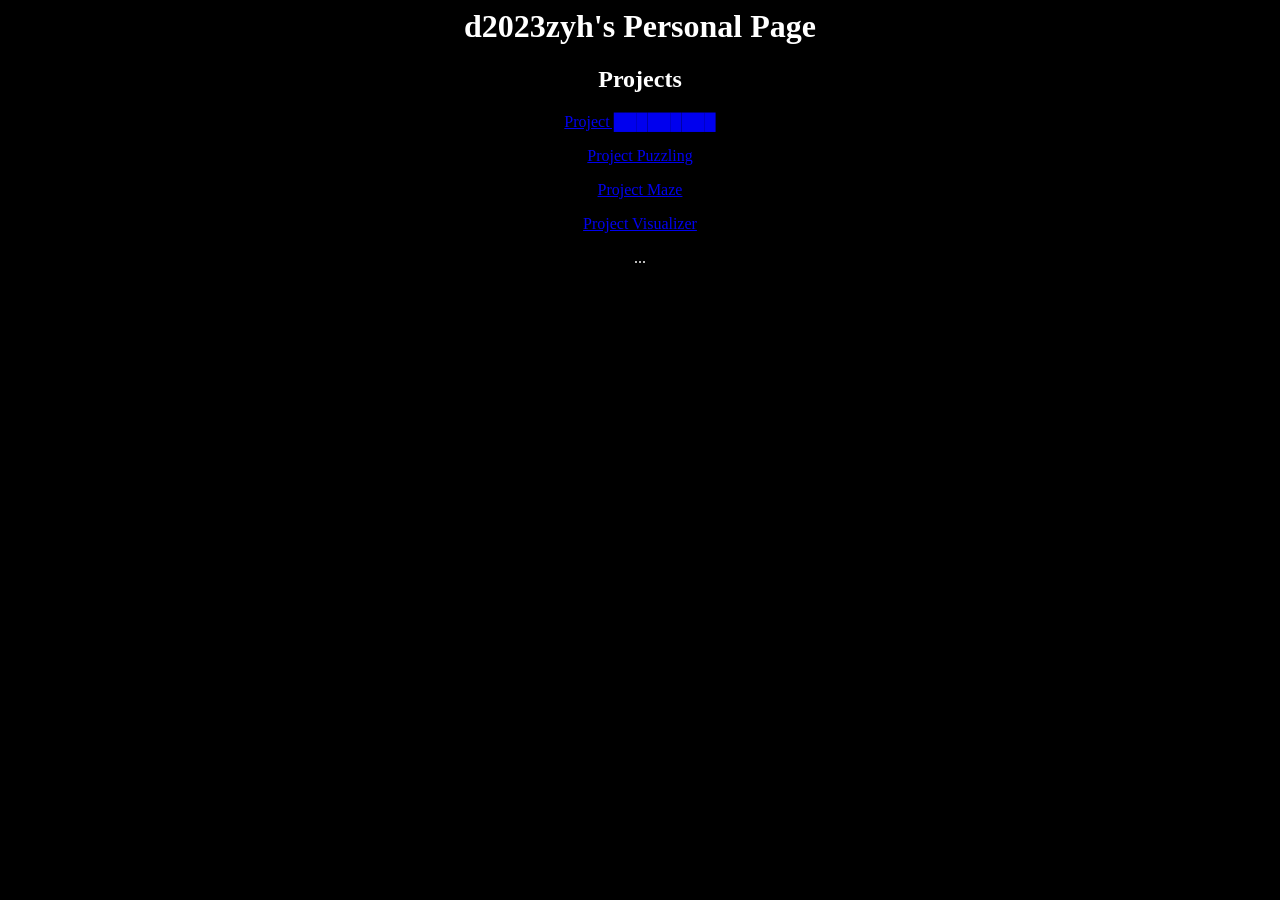
<file: index.html>
<html>
	<head>
		<title>Personal Page</title>
		<link rel="stylesheet" href="style.css" />
	</head>
	<body>
		<h1>d2023zyh's Personal Page</h1>
		<h2>Projects</h2>
		<p><a href="project_rmdr/index.html">Project █████████</a></p>
		<p><a href="project_puzz/index.html">Project Puzzling</a></p>
		<p><a href="project_maze/index.html">Project Maze</a></p>
		<p><a href="project_visu/index.html">Project Visualizer</a></p>
		<p>...</p>
		<p class="corner_bl">Are you searching for something?</p>
		<p class="corner_br">Here, ///</p>
	</body>
</html>
</file>
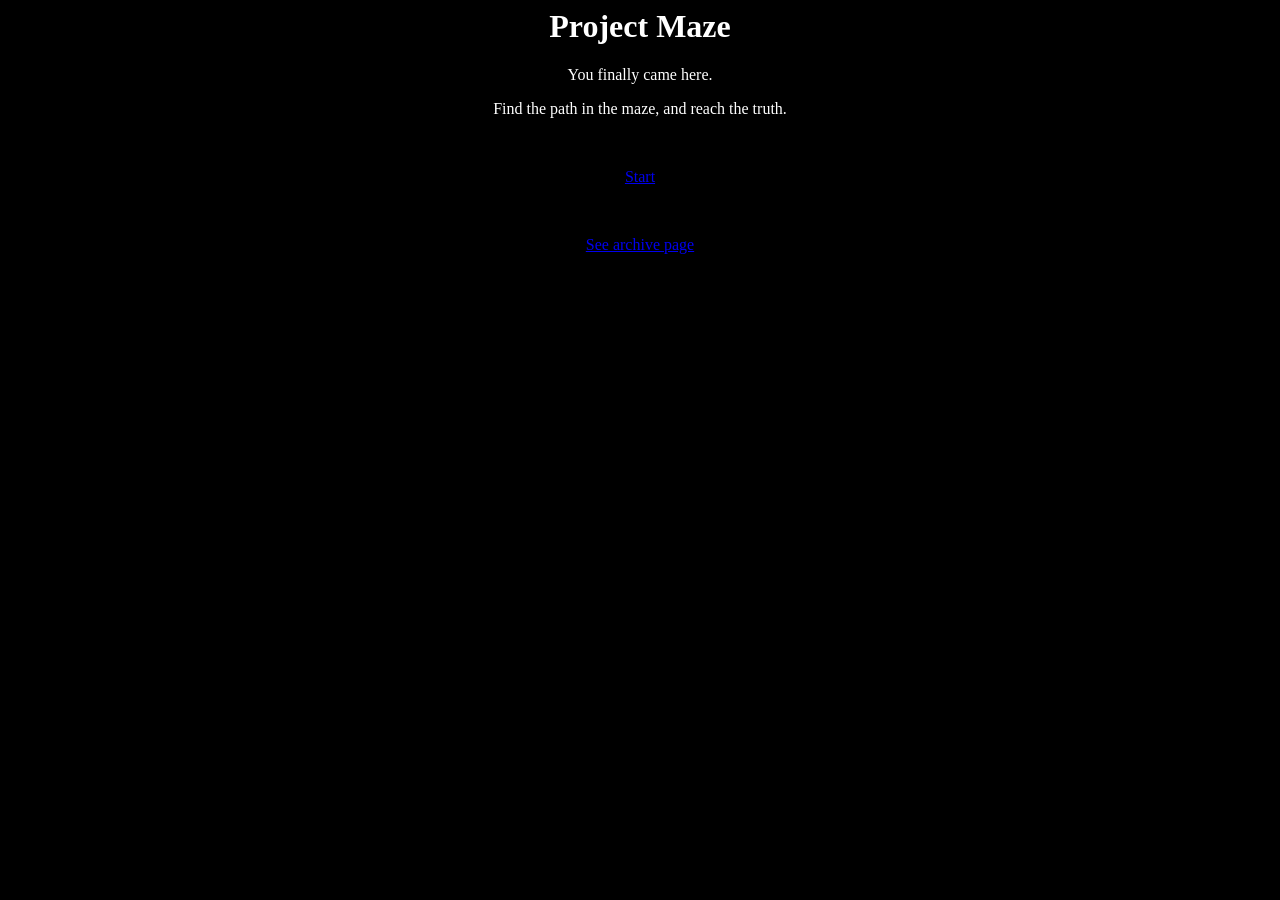
<file: project_maze/index.html>
<html>
	<head>
		<title>Project Maze - Home</title>
		<link rel="stylesheet" href="https://d2023zyh.github.io/style.css" />
	</head>
	<body>
		<h1>Project Maze</h1>
		<p>You finally came here.</p>
		<p>Find the path in the maze, and reach the truth.</p>
		<br />
		<p><a href="https://d2023zyh.github.io/project_maze/maze0.html">Start</a></p>
		<br />
		<p><a href="https://d2023zyh.github.io/project_maze/archive.html">See archive page</a></p>
	</body>
</html>
</file>
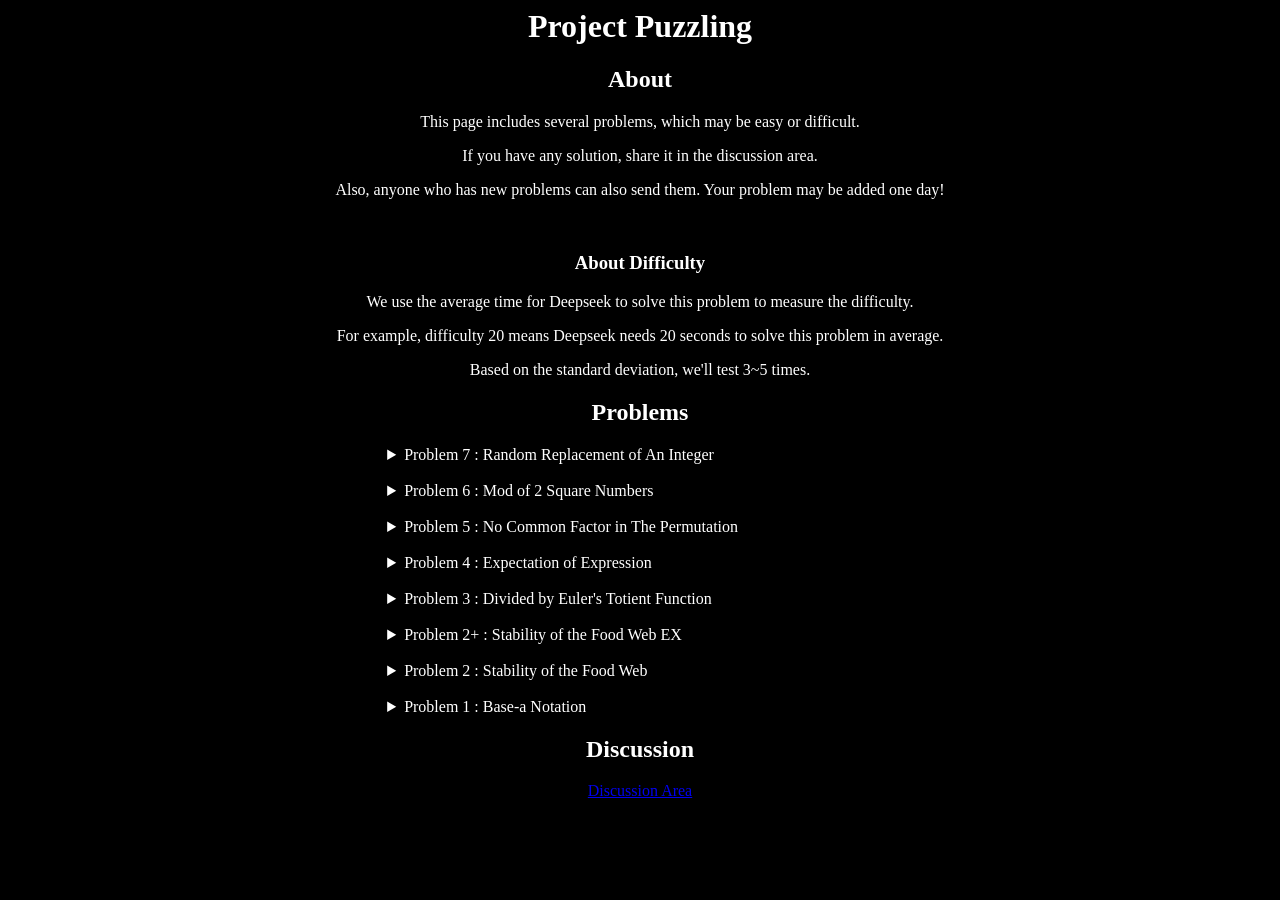
<file: project_puzz/index.html>
<html>
	<head>
		<title>Project Puzzling</title>
		<link rel="stylesheet" href="https://d2023zyh.github.io/style.css" />
		<link rel="stylesheet" href="https://d2023zyh.github.io/project_puzz/style_puzz.css" />
	</head>
	<body>
		<h1>Project Puzzling</h1>
		<h2>About</h2>
		<p>This page includes several problems, which may be easy or difficult.</p>
		<p>If you have any solution, share it in the discussion area.</p>
		<p>Also, anyone who has new problems can also send them. Your problem may be added one day!</p>
		<br />
		<h3>About Difficulty</h3>
		<p>We use the average time for Deepseek to solve this problem to measure the difficulty.</p>
		<p>For example, difficulty 20 means Deepseek needs 20 seconds to solve this problem in average.</p>
		<p>Based on the standard deviation, we'll test 3~5 times.</p>
		<h2>Problems</h2>
		<details class="prob">
			<summary>Problem 7 : Random Replacement of An Integer</summary>
			<p class="left"><a href="https://d2023zyh.github.io/project_puzz/assets/problem7.jpg">Click here to view this problem.</a></p>
			<p class="left">Currently, there's no known solutions.</p>
		</details>
		<br />
		<details class="prob">
			<p class="left">The difficulty of this problem is 61.25±10.69</p>
			<summary>Problem 6 : Mod of 2 Square Numbers</summary>
			<p class="left"><a href="https://d2023zyh.github.io/project_puzz/assets/problem6.jpg">Click here to view this problem.</a></p>
			<p class="left"><a href="https://chat.deepseek.com/share/1cpuwvl3788xut2kdl">Solution by Deepseek</a></p>
		</details>
		<br />
		<details class="prob">
			<p class="left">The difficulty of this problem is 80.50±2.12</p>
			<summary>Problem 5 : No Common Factor in The Permutation</summary>
			<p class="left"><a href="https://d2023zyh.github.io/project_puzz/assets/problem5.jpg">Click here to view this problem.</a></p>
			<p class="left"><a href="https://chat.deepseek.com/share/xn0ch0r1bkkads8ytf">Solution by Deepseek</a></p>
		</details>
		<br />
		<details class="prob">
			<p class="left">The difficulty of this problem is 37.67±4.51</p>
			<summary>Problem 4 : Expectation of Expression</summary>
			<p class="left"><a href="https://d2023zyh.github.io/project_puzz/assets/problem4.jpg">Click here to view this problem.</a></p>
			<p class="left"><a href="https://chat.deepseek.com/share/opkxu6h0n9bol834a7">Solution by Deepseek</a></p>
		</details>
		<br />
		<details class="prob">
			<p class="left">The difficulty of this problem is 18.67±2.52</p>
			<summary>Problem 3 : Divided by Euler's Totient Function</summary>
			<p class="left"><a href="https://d2023zyh.github.io/project_puzz/assets/problem3.jpg">Click here to view this problem.</a></p>
			<p class="left"><a href="https://chat.deepseek.com/share/nal9qsttcd8qf4opvc">Solution by Deepseek</a></p>
		</details>
		<br />
		<details class="prob">
			<summary>Problem 2+ : Stability of the Food Web EX</summary>
			<p class="left">p.s. Please check Problem 2 first.</p>
			<p class="left"><a href="https://d2023zyh.github.io/project_puzz/assets/problem2ex.jpg">Click here to view this problem.</a></p>
			<p class="left">Currently, there's no known solutions.</p>
		</details>
		<br />
		<details class="prob">
			<summary>Problem 2 : Stability of the Food Web</summary>
			<p class="left"><a href="https://d2023zyh.github.io/project_puzz/assets/problem2.jpg">Click here to view this problem.</a></p>
			<p class="left">Currently, there's no known solutions.</p>
		</details>
		<br />
		<details class="prob">
			<summary>Problem 1 : Base-a Notation</summary>
			<p class="left">The difficulty of this problem is 21.33±1.15</p>
			<p class="left"><a href="https://d2023zyh.github.io/project_puzz/assets/problem1.jpg">Click here to view this problem.</a></p>
			<p class="left"><a href="https://chat.deepseek.com/share/2koqz6ro4imod0xqqv">Solution by Deepseek</a></p>
		</details>
		<h2>Discussion</h2>
		<p><a href="https://github.com/d2023zyh/d2023zyh.github.io/discussions/2#discussion-10990376" target="blank">Discussion Area</a></p>
	</body>
</html>
</file>
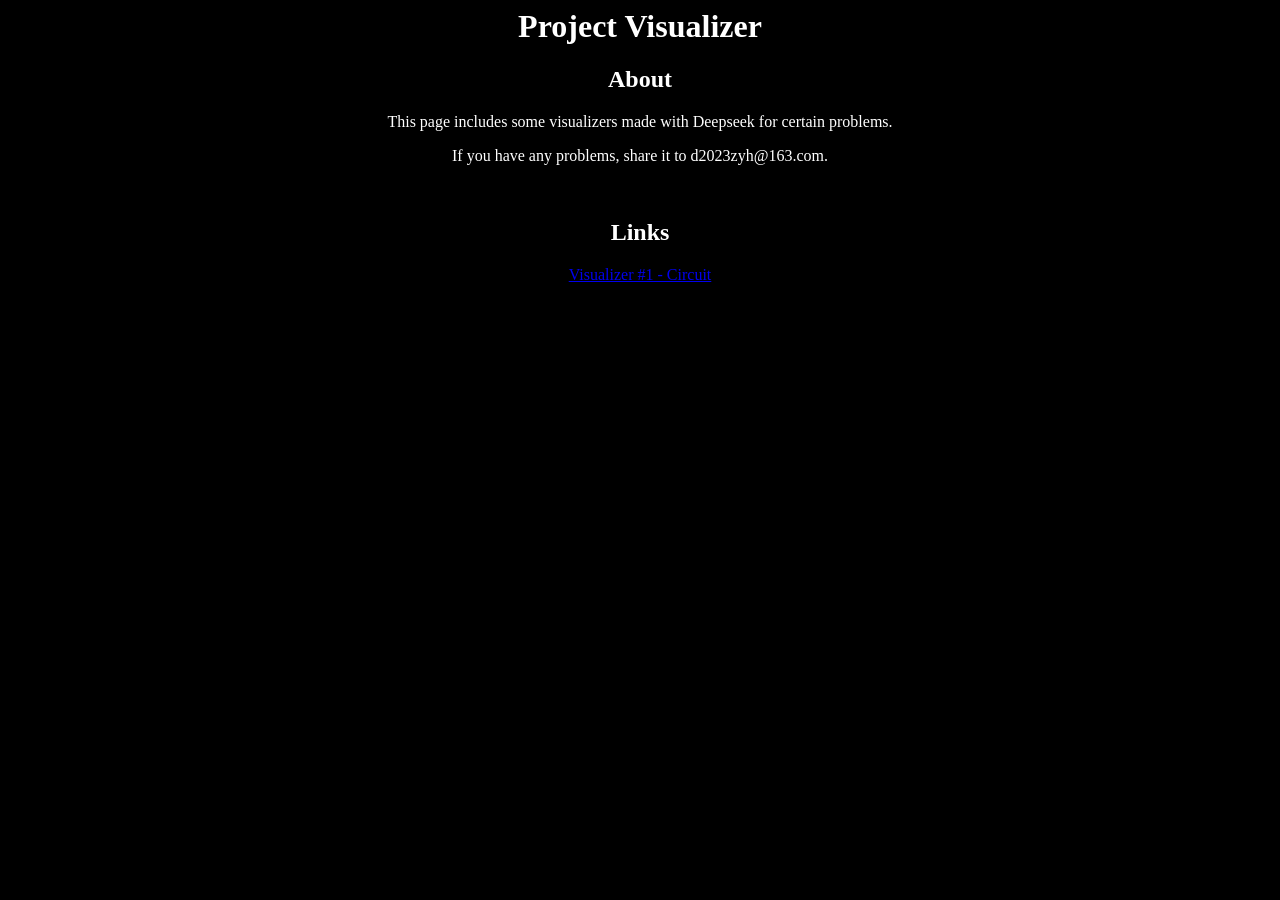
<file: project_visu/index.html>
<html>
	<head>
		<title>Project Visualizer</title>
		<link rel="stylesheet" href="https://d2023zyh.github.io/style.css" />
	</head>
	<body>
		<h1>Project Visualizer</h1>
		<h2>About</h2>
		<p>This page includes some visualizers made with Deepseek for certain problems.</p>
		<p>If you have any problems, share it to d2023zyh@163.com.</p>
		<br />
		<h2>Links</h2>
		<p class="left"><a href="https://d2023zyh.github.io/project_visu/visu_circuit.html">Visualizer #1 - Circuit</a></p>
	</body>
</html>
</file>
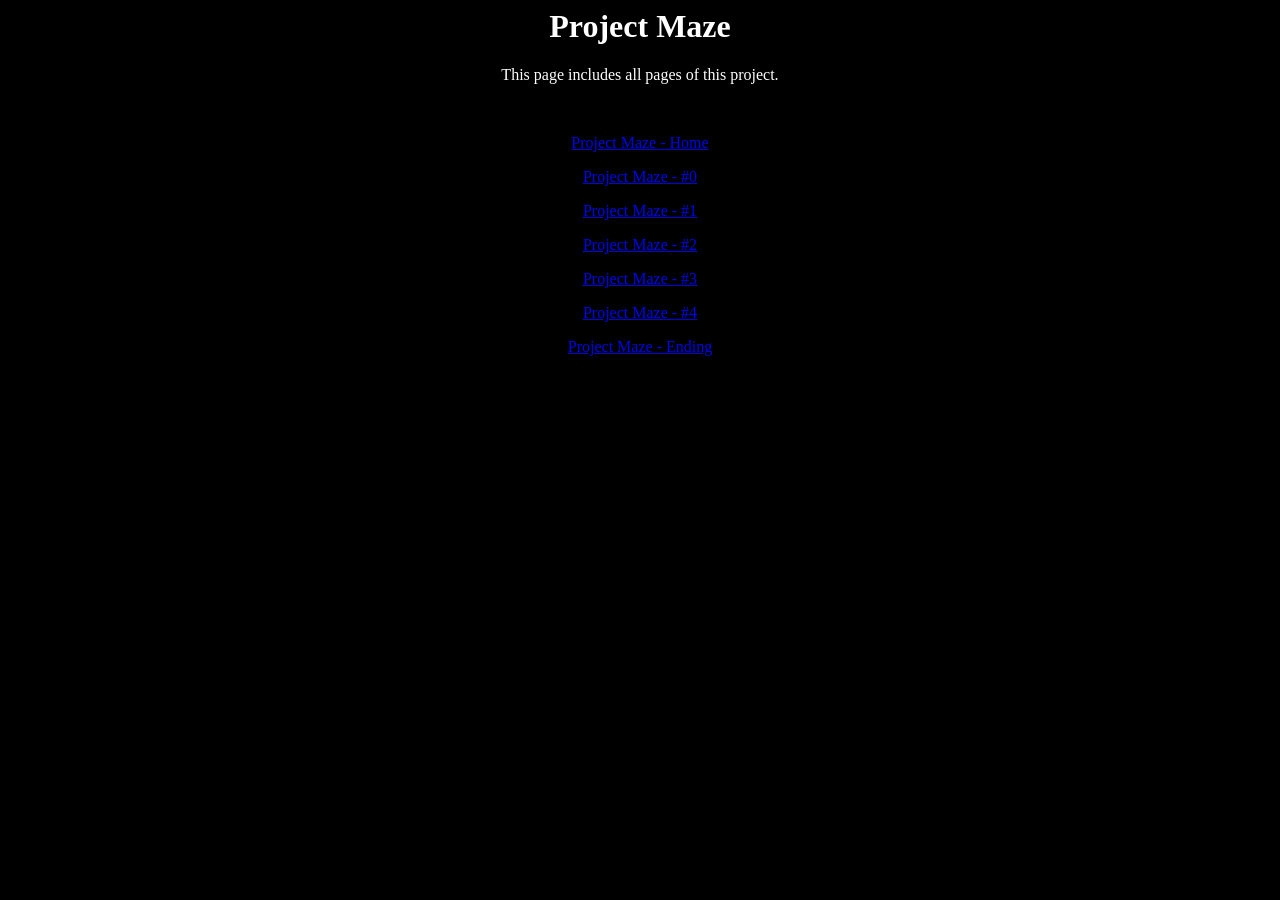
<file: project_maze/archive.html>
<html>
	<head>
		<title>Project Maze - Archive</title>
		<link rel="stylesheet" href="https://d2023zyh.github.io/style.css" />
	</head>
	<body>
		<h1>Project Maze</h1>
		<p>This page includes all pages of this project.</p>
		<br />
		<p><a href="https://d2023zyh.github.io/project_maze/index.html">Project Maze - Home</a></p>
		<p><a href="https://d2023zyh.github.io/project_maze/maze0.html">Project Maze - #0</a></p>
		<p><a href="https://d2023zyh.github.io/project_maze/maze1_r3d(2mpq~akyo.html">Project Maze - #1</a></p>
		<p><a href="https://d2023zyh.github.io/project_maze/maze2_j8@qpa5xsmk4l2zd.html">Project Maze - #2</a></p>
		<p><a href="https://d2023zyh.github.io/project_maze/maze3_ew4no-!10vf.html">Project Maze - #3</a></p>
		<p><a href="https://d2023zyh.github.io/project_maze/maze4_duz!5awz2b37i.html">Project Maze - #4</a></p>
		<p><a href="https://d2023zyh.github.io/project_maze/end_sq(-7k!2a+xg6sq(1z-7k!2a+xg6jsq(1z-7kxg6sq!-7g6!2a+xk.html">Project Maze - Ending</a></p>
	</body>
</html>
</file>
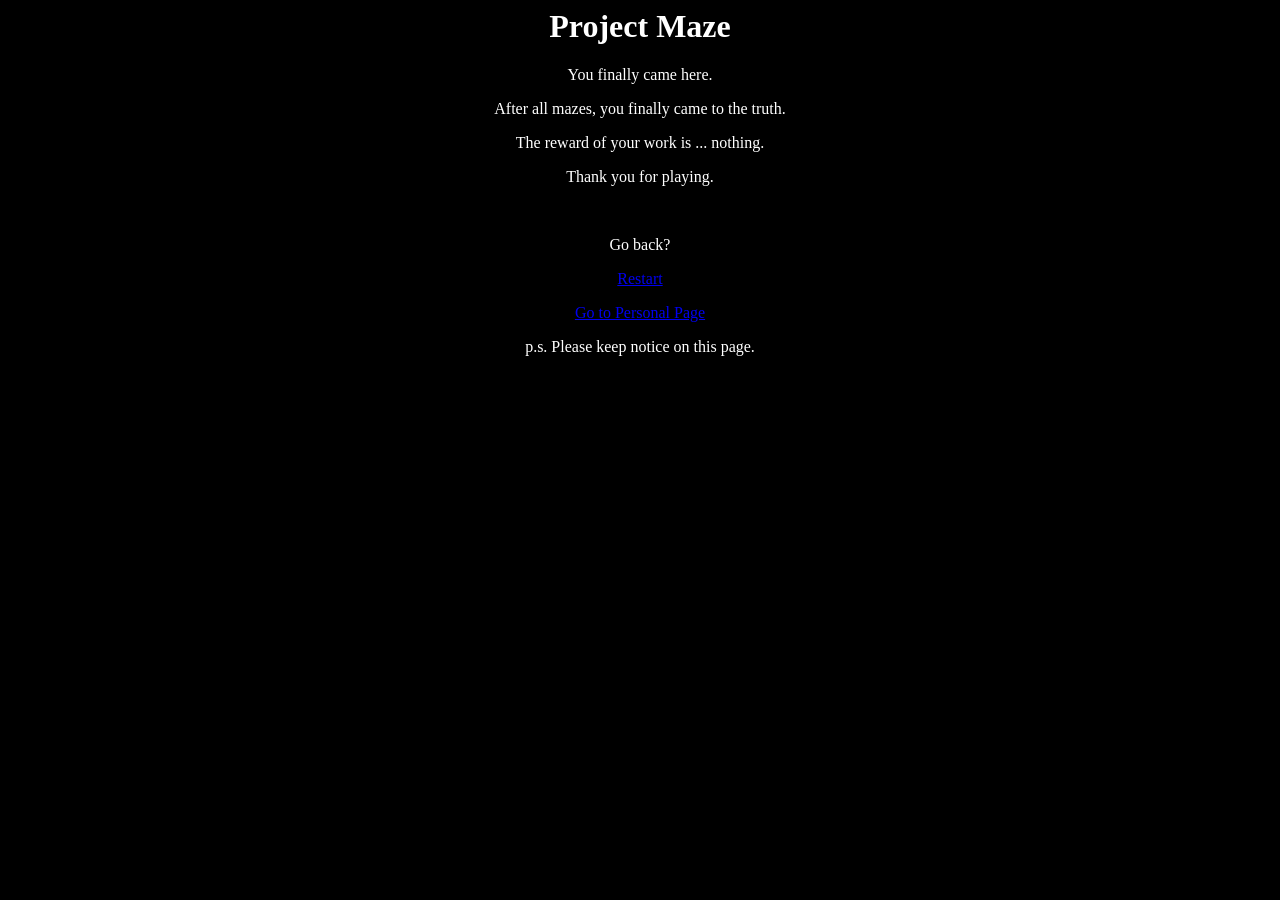
<file: project_maze/end_sq(-7k!2a+xg6sq(1z-7k!2a+xg6jsq(1z-7kxg6sq!-7g6!2a+xk.html>
<html>
	<head>
		<title>Project Maze - Ending</title>
		<link rel="stylesheet" href="https://d2023zyh.github.io/style.css" />
	</head>
	<body>
		<h1>Project Maze</h1>
		<p>You finally came here.</p>
		<p>After all mazes, you finally came to the truth.</p>
		<p>The reward of your work is ... nothing.</p>
		<p>Thank you for playing.</p>
		<br />
		<p>Go back?</p>
		<p><a href="https://d2023zyh.github.io/project_maze/maze0.html">Restart</a></p>
		<p><a href="https://d2023zyh.github.io">Go to Personal Page</a></p>
		<p>p.s. Please keep notice on this page.</p>
	</body>
</html>
</file>
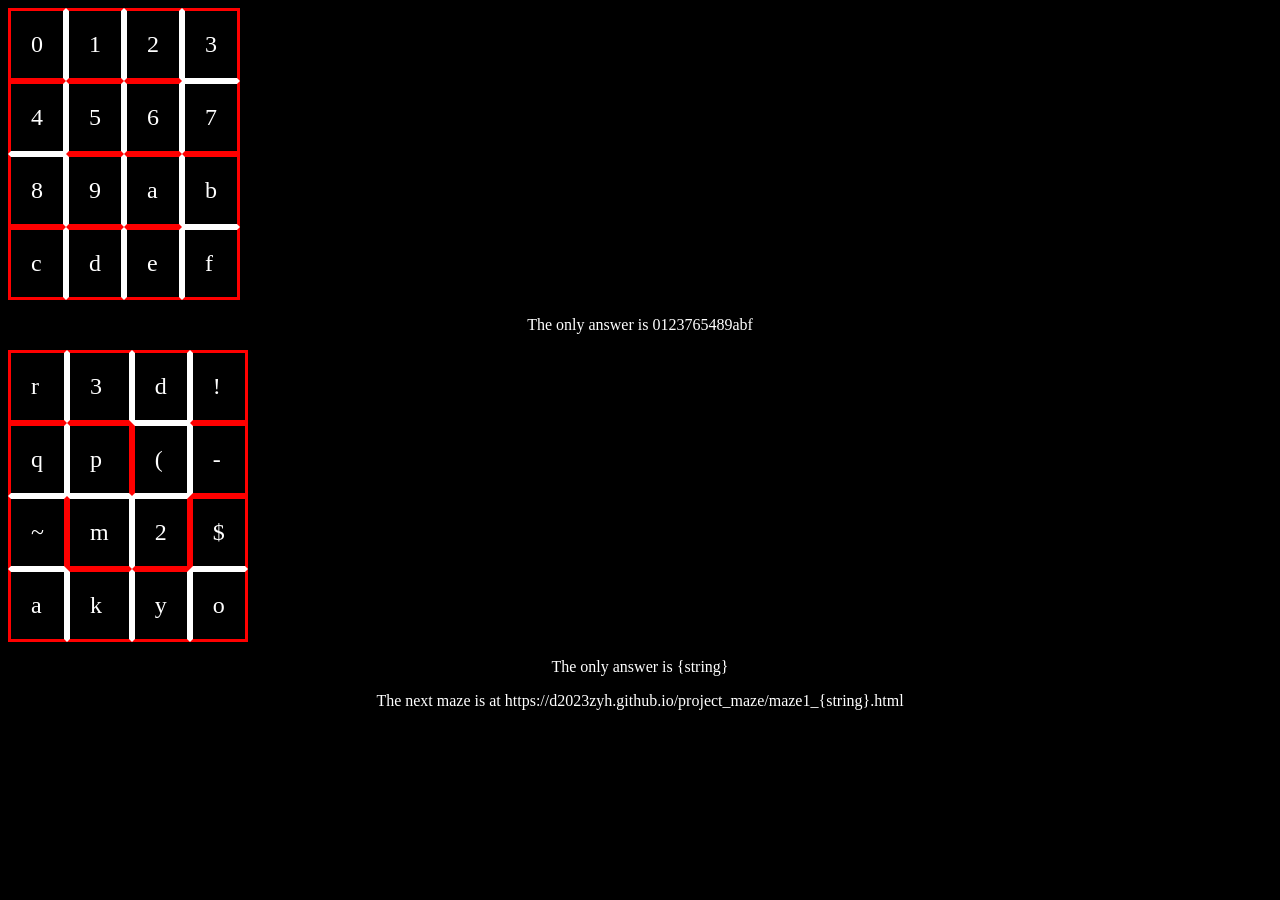
<file: project_maze/maze0.html>
<html>
	<head>
		<title>Project Maze - #0 Tutorial</title>
		<link rel="stylesheet" href="https://d2023zyh.github.io/style.css" />
		<link rel="stylesheet" href="https://d2023zyh.github.io/project_maze/style_maze.css" />
	</head>
	<body>
		<table cellpadding="20" cellspacing="0">
			<tbody>
				<tr>
					<td class="block_left block_up block_down">0</td>
					<td class="block_up block_down">1</td>
					<td class="block_up block_down">2</td>
					<td class="block_right block_up">3</td>
				</tr>
				<tr>
					<td class="block_left block_up">4</td>
					<td class="block_up block_down">5</td>
					<td class="block_up block_down">6</td>
					<td class="block_right block_down">7</td>
				</tr>
				<tr>
					<td class="block_left block_down">8</td>
					<td class="block_up block_down">9</td>
					<td class="block_up block_down">a</td>
					<td class="block_right block_up">b</td>
				</tr>
				<tr>
					<td class="block_left block_up block_down">c</td>
					<td class="block_up block_down">d</td>
					<td class="block_up block_down">e</td>
					<td class="block_right block_down">f</td>
				</tr>
			</tbody>
		</table>
		<p>The only answer is 0123765489abf</p>
		<table cellpadding="20" cellspacing="0">
			<tbody>
				<tr>
					<td class="block_left block_up block_down">r</td>
					<td class="block_up block_down">3</td>
					<td class="block_up">d</td>
					<td class="block_right block_up block_down">!</td>
				</tr>
				<tr>
					<td class="block_left block_up">q</td>
					<td class="block_right block_up">p</td>
					<td class="block_left">(</td>
					<td class="block_right block_up block_down">-</td>
				</tr>
				<tr>
					<td class="block_left block_right">~</td>
					<td class="block_left block_down">m</td>
					<td class="block_right block_down">2</td>
					<td class="block_left block_right block_up">$</td>
				</tr>
				<tr>
					<td class="block_left block_down">a</td>
					<td class="block_up block_down">k</td>
					<td class="block_up block_down">y</td>
					<td class="block_right block_down">o</td>
				</tr>
			</tbody>
		</table>
		<p>The only answer is {string}</p>
		<p>The next maze is at https://d2023zyh.github.io/project_maze/maze1_{string}.html</p>
	</body>
</html>
</file>
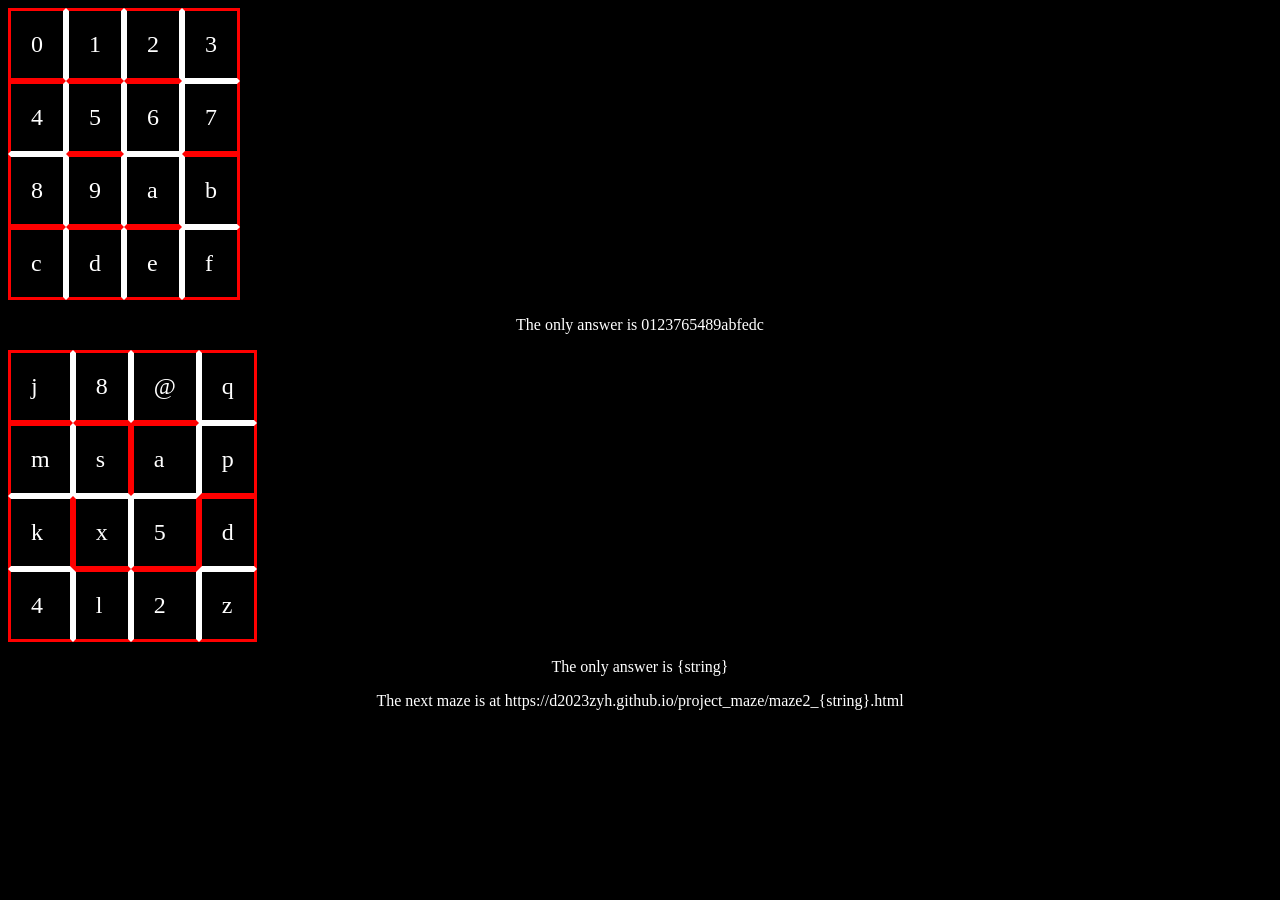
<file: project_maze/maze1_r3d(2mpq~akyo.html>
<html>
	<head>
		<title>Project Maze - #1 Longest Path</title>
		<link rel="stylesheet" href="https://d2023zyh.github.io/style.css" />
		<link rel="stylesheet" href="https://d2023zyh.github.io/project_maze/style_maze.css" />
	</head>
	<body>
		<table cellpadding="20" cellspacing="0">
			<tbody>
				<tr>
					<td class="block_left block_up block_down">0</td>
					<td class="block_up block_down">1</td>
					<td class="block_up block_down">2</td>
					<td class="block_right block_up">3</td>
				</tr>
				<tr>
					<td class="block_left block_up">4</td>
					<td class="block_up block_down">5</td>
					<td class="block_up">6</td>
					<td class="block_right block_down">7</td>
				</tr>
				<tr>
					<td class="block_left block_down">8</td>
					<td class="block_up block_down">9</td>
					<td class="block_down">a</td>
					<td class="block_right block_up">b</td>
				</tr>
				<tr>
					<td class="block_left block_up block_down">c</td>
					<td class="block_up block_down">d</td>
					<td class="block_up block_down">e</td>
					<td class="block_right block_down">f</td>
				</tr>
			</tbody>
		</table>
		<p>The only answer is 0123765489abfedc</p>
		<table cellpadding="20" cellspacing="0">
			<tbody>
				<tr>
					<td class="block_left block_up block_down">j</td>
					<td class="block_up block_down">8</td>
					<td class="block_up block_down">@</td>
					<td class="block_right block_up">q</td>
				</tr>
				<tr>
					<td class="block_left block_up">m</td>
					<td class="block_right block_up">s</td>
					<td class="block_left block_up">a</td>
					<td class="block_right block_down">p</td>
				</tr>
				<tr>
					<td class="block_left block_right">k</td>
					<td class="block_left block_down">x</td>
					<td class="block_right block_down">5</td>
					<td class="block_left block_right block_up">d</td>
				</tr>
				<tr>
					<td class="block_left block_down">4</td>
					<td class="block_up block_down">l</td>
					<td class="block_up block_down">2</td>
					<td class="block_right block_down">z</td>
				</tr>
			</tbody>
		</table>
		<p>The only answer is {string}</p>
		<p>The next maze is at https://d2023zyh.github.io/project_maze/maze2_{string}.html</p>
	</body>
</html>
</file>
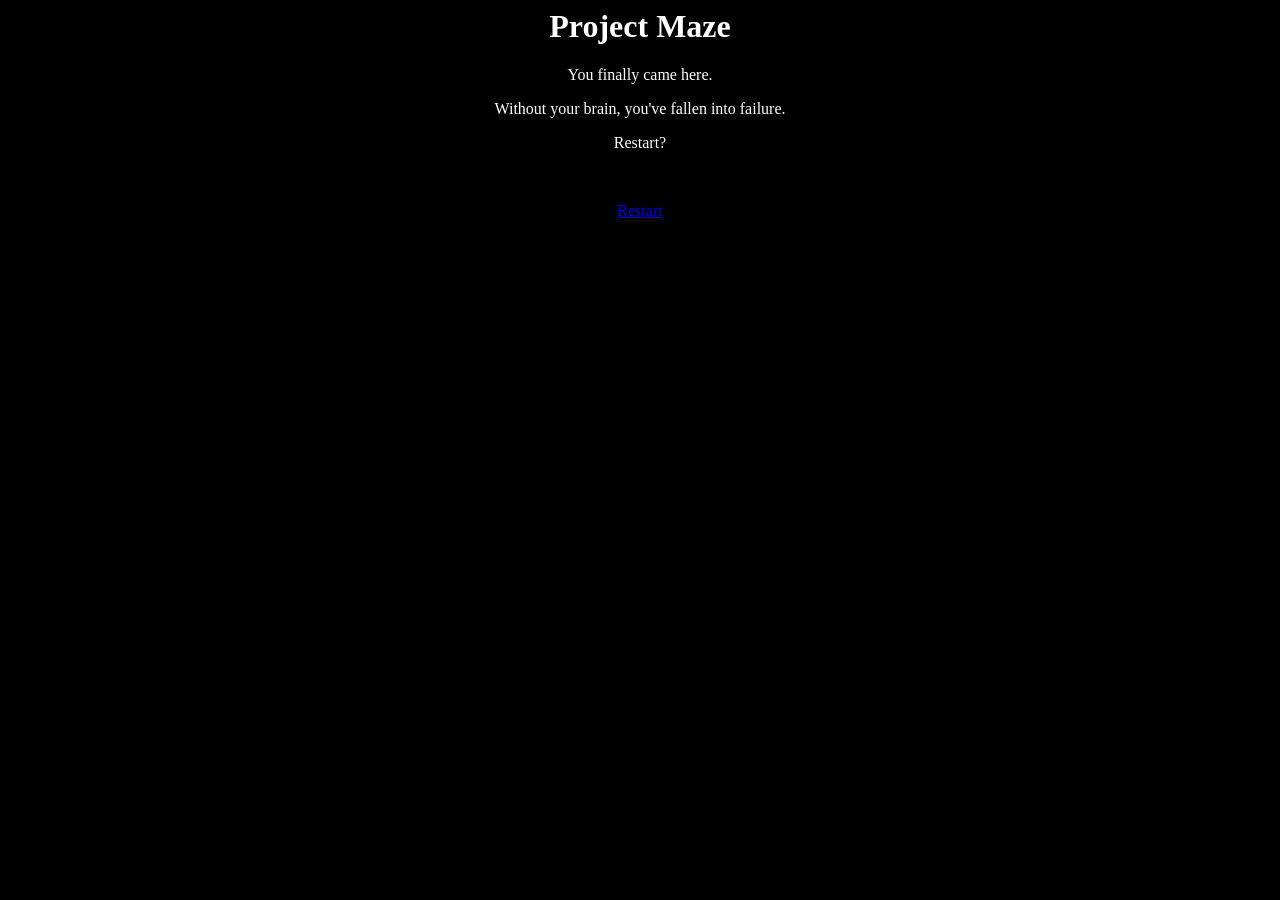
<file: project_maze/maze1_{string}.html>
<html>
	<head>
		<title>Project Maze - Failure</title>
		<link rel="stylesheet" href="https://d2023zyh.github.io/style.css" />
	</head>
	<body>
		<h1>Project Maze</h1>
		<p>You finally came here.</p>
		<p>Without your brain, you've fallen into failure.</p>
		<p>Restart?</p>
		<br />
		<p><a href="https://d2023zyh.github.io/project_maze/maze0.html">Restart</a></p>
	</body>
</html>
</file>
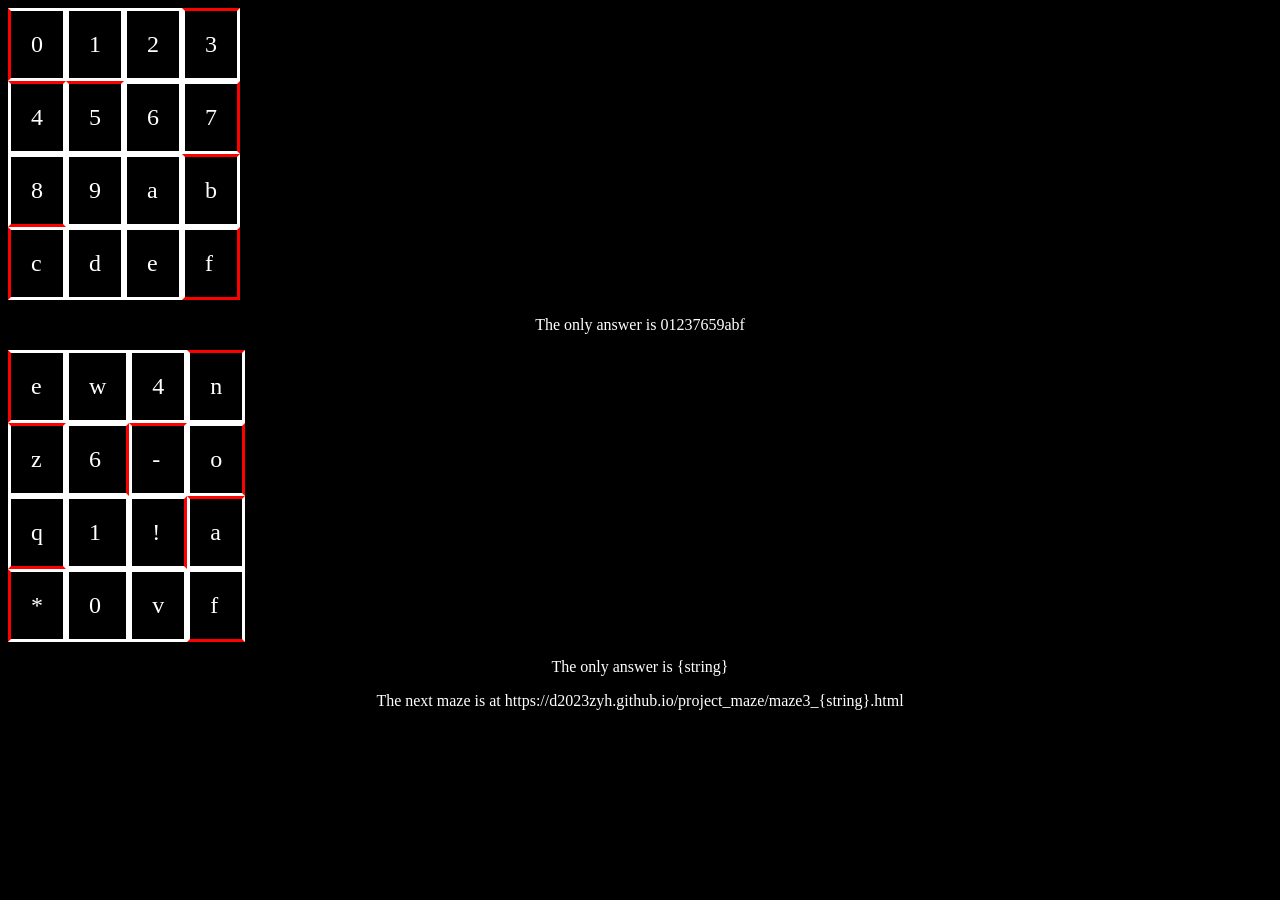
<file: project_maze/maze2_j8@qpa5xsmk4l2z.html>
<html>
	<head>
		<title>Project Maze - #2 Cursor</title>
		<link rel="stylesheet" href="https://d2023zyh.github.io/style.css" />
		<link rel="stylesheet" href="https://d2023zyh.github.io/project_maze/style_maze.css" />
		<link rel="stylesheet" href="https://d2023zyh.github.io/project_maze/style_maze_cursor.css" />
	</head>
	<body>
		<table cellpadding="20" cellspacing="0">
			<tbody>
				<tr>
					<td class="block_left cursor_h">0</td>
					<td class="cursor_h">1</td>
					<td class="cursor_h">2</td>
					<td class="block_up cursor_v">3</td>
				</tr>
				<tr>
					<td class="block_up cursor_v">4</td>
					<td class="block_up cursor">5</td>
					<td class="cursor_h">6</td>
					<td class="block_right cursor_h">7</td>
				</tr>
				<tr>
					<td class="block_down cursor_v">8</td>
					<td class="cursor_h">9</td>
					<td class="cursor_h">a</td>
					<td class="block_up cursor_v">b</td>
				</tr>
				<tr>
					<td class="block_left cursor_h">c</td>
					<td class="cursor_h">d</td>
					<td class="cursor_h">e</td>
					<td class="block_right block_down cursor">f</td>
				</tr>
			</tbody>
		</table>
		<p>The only answer is 01237659abf</p>
		<table cellpadding="20" cellspacing="0">
			<tbody>
				<tr>
					<td class="block_left cursor_h">e</td>
					<td class="cursor_h">w</td>
					<td class="cursor_h">4</td>
					<td class="block_up cursor_v">n</td>
				</tr>
				<tr>
					<td class="block_up cursor_v">z</td>
					<td class="block_right cursor_h">6</td>
					<td class="block_up cursor_v">-</td>
					<td class="block_right cursor_h">o</td>
				</tr>
				<tr>
					<td class="block_down cursor_v">q</td>
					<td class="cursor">1</td>
					<td class="block_right cursor_h">!</td>
					<td class="block_up cursor_v">a</td>
				</tr>
				<tr>
					<td class="block_left cursor_h">*</td>
					<td class="cursor_h">0</td>
					<td class="cursor_h">v</td>
					<td class="block_down cursor_v">f</td>
				</tr>
			</tbody>
		</table>
		<p>The only answer is {string}</p>
		<p>The next maze is at https://d2023zyh.github.io/project_maze/maze3_{string}.html</p>
	</body>
</html>
</file>
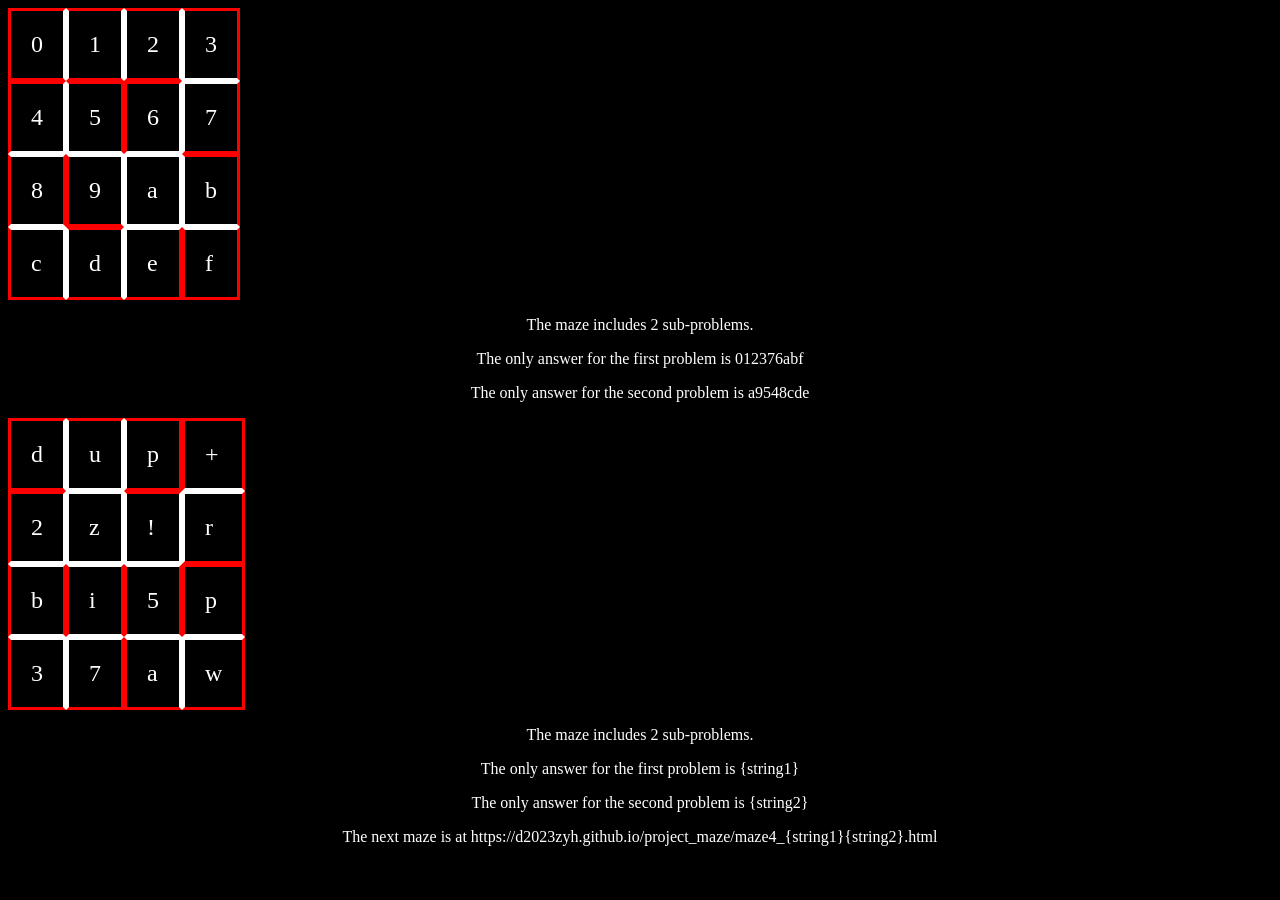
<file: project_maze/maze3_ew4no-!10vf.html>
<html>
	<head>
		<title>Project Maze - #3 Cycle</title>
		<link rel="stylesheet" href="https://d2023zyh.github.io/style.css" />
		<link rel="stylesheet" href="https://d2023zyh.github.io/project_maze/style_maze.css" />
	</head>
	<body>
		<table cellpadding="20" cellspacing="0">
			<tbody>
				<tr>
					<td class="block_left block_up block_down">0</td>
					<td class="block_up block_down">1</td>
					<td class="block_up block_down">2</td>
					<td class="block_right block_up">3</td>
				</tr>
				<tr>
					<td class="block_left block_up">4</td>
					<td class="block_up block_right">5</td>
					<td class="block_left block_up">6</td>
					<td class="block_right block_down">7</td>
				</tr>
				<tr>
					<td class="block_left block_right">8</td>
					<td class="block_left block_down">9</td>
					<td class="">a</td>
					<td class="block_right block_up">b</td>
				</tr>
				<tr>
					<td class="block_left block_down">c</td>
					<td class="block_up block_down">d</td>
					<td class="block_right block_down">e</td>
					<td class="block_left block_right block_down">f</td>
				</tr>
			</tbody>
		</table>
		<p>The maze includes 2 sub-problems.</p>
		<p>The only answer for the first problem is 012376abf</p>
		<p>The only answer for the second problem is a9548cde</p>
		<table cellpadding="20" cellspacing="0">
			<tbody>
				<tr>
					<td class="block_left block_up block_down">d</td>
					<td class="block_up">u</td>
					<td class="block_right block_up block_down">p</td>
					<td class="block_left block_right block_up">+</td>
				</tr>
				<tr>
					<td class="block_left block_up">2</td>
					<td class="">z</td>
					<td class="block_up">!</td>
					<td class="block_right block_down">r</td>
				</tr>
				<tr>
					<td class="block_left block_right">b</td>
					<td class="block_left block_right">i</td>
					<td class="block_left block_right">5</td>
					<td class="block_left block_right block_up">p</td>
				</tr>
				<tr>
					<td class="block_left block_down">3</td>
					<td class="block_right block_down">7</td>
					<td class="block_left block_down">a</td>
					<td class="block_right block_down">w</td>
				</tr>
			</tbody>
		</table>
		<p>The maze includes 2 sub-problems.</p>
		<p>The only answer for the first problem is {string1}</p>
		<p>The only answer for the second problem is {string2}</p>
		<p>The next maze is at https://d2023zyh.github.io/project_maze/maze4_{string1}{string2}.html</p>
	</body>
</html>
</file>
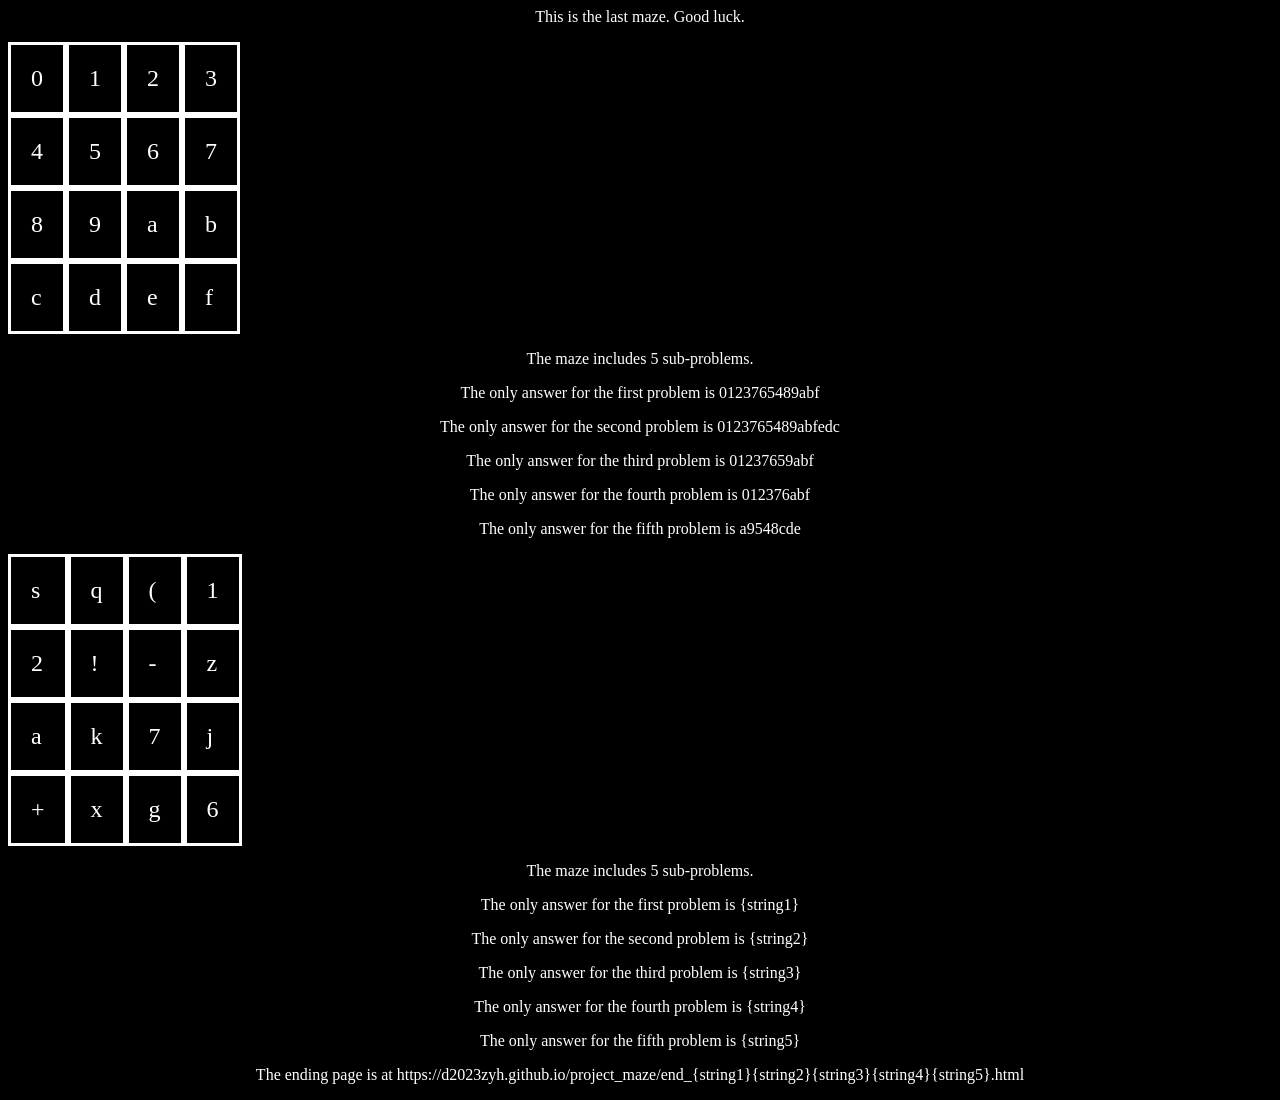
<file: project_maze/maze4_duz!5awz2b37i.html>
<html>
	<head>
		<title>Project Maze - #4 Review</title>
		<link rel="stylesheet" href="https://d2023zyh.github.io/style.css" />
		<link rel="stylesheet" href="https://d2023zyh.github.io/project_maze/style_maze.css" />
	</head>
	<body>
		<p>This is the last maze. Good luck.</p>
		<table cellpadding="20" cellspacing="0">
			<tbody>
				<tr>
					<td class="">0</td>
					<td class="">1</td>
					<td class="">2</td>
					<td class="">3</td>
				</tr>
				<tr>
					<td class="">4</td>
					<td class="">5</td>
					<td class="">6</td>
					<td class="">7</td>
				</tr>
				<tr>
					<td class="">8</td>
					<td class="">9</td>
					<td class="">a</td>
					<td class="">b</td>
				</tr>
				<tr>
					<td class="">c</td>
					<td class="">d</td>
					<td class="">e</td>
					<td class="">f</td>
				</tr>
			</tbody>
		</table>
		<p>The maze includes 5 sub-problems.</p>
		<p>The only answer for the first problem is 0123765489abf</p>
		<p>The only answer for the second problem is 0123765489abfedc</p>
		<p>The only answer for the third problem is 01237659abf</p>
		<p>The only answer for the fourth problem is 012376abf</p>
		<p>The only answer for the fifth problem is a9548cde</p>
		<table cellpadding="20" cellspacing="0">
			<tbody>
				<tr>
					<td class="">s</td>
					<td class="">q</td>
					<td class="">(</td>
					<td class="">1</td>
				</tr>
				<tr>
					<td class="">2</td>
					<td class="">!</td>
					<td class="">-</td>
					<td class="">z</td>
				</tr>
				<tr>
					<td class="">a</td>
					<td class="">k</td>
					<td class="">7</td>
					<td class="">j</td>
				</tr>
				<tr>
					<td class="">+</td>
					<td class="">x</td>
					<td class="">g</td>
					<td class="">6</td>
				</tr>
			</tbody>
		</table>
		<p>The maze includes 5 sub-problems.</p>
		<p>The only answer for the first problem is {string1}</p>
		<p>The only answer for the second problem is {string2}</p>
		<p>The only answer for the third problem is {string3}</p>
		<p>The only answer for the fourth problem is {string4}</p>
		<p>The only answer for the fifth problem is {string5}</p>
		<p>The ending page is at https://d2023zyh.github.io/project_maze/end_{string1}{string2}{string3}{string4}{string5}.html</p>
	</body>
</html>
</file>
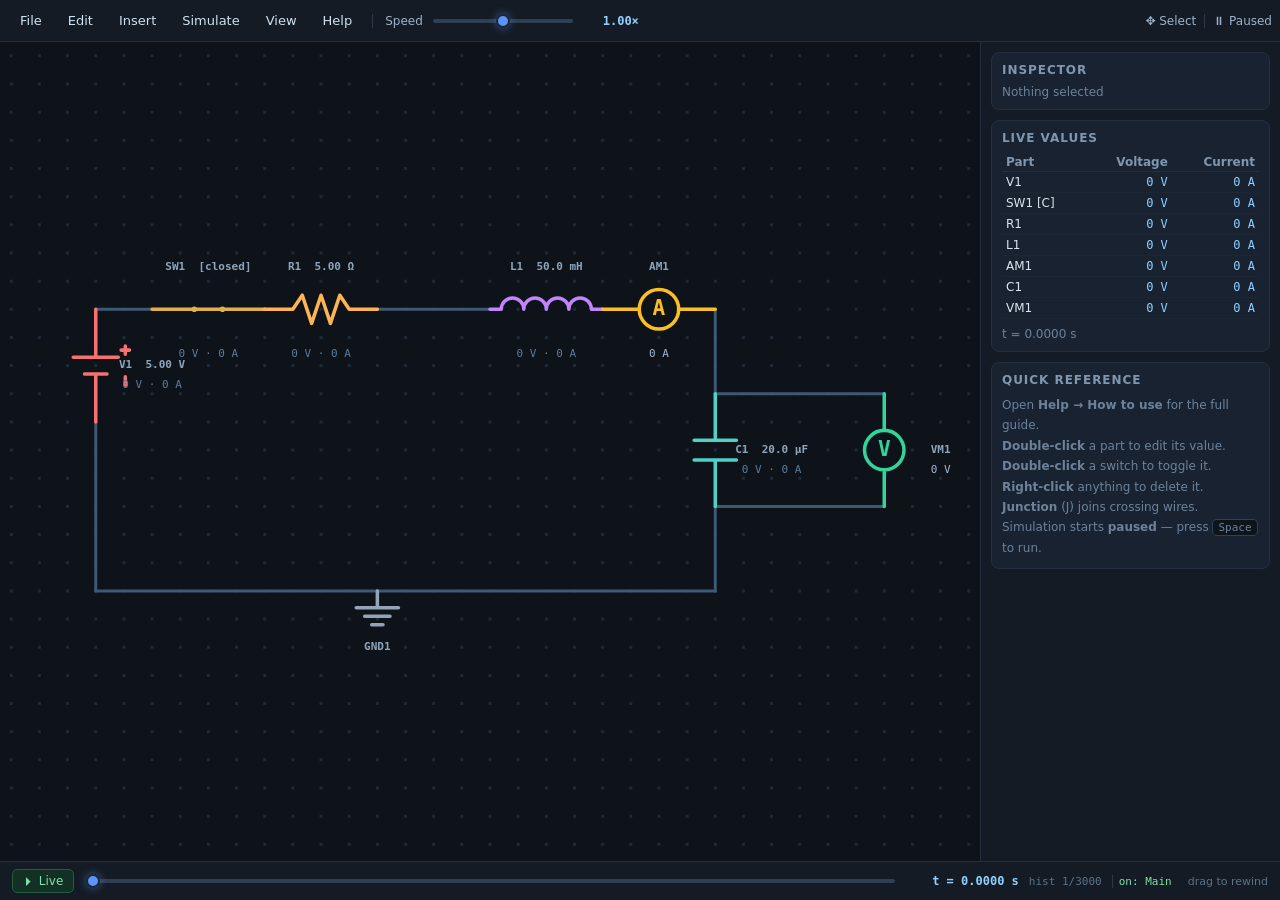
<file: project_visu/visu_circuit.html>
<!DOCTYPE html>
<html lang="en">
<head>
<meta charset="utf-8">
<meta name="viewport" content="width=device-width, initial-scale=1">
<title>Visualizer #1 - Circuit</title>
<style>
  *{box-sizing:border-box}
  html,body{height:100%}
  body{
    margin:0;background:#0e131a;color:#dbe4ee;overflow:hidden;
    font-family:system-ui,-apple-system,"Segoe UI",Roboto,sans-serif;
    display:flex;flex-direction:column;
  }
  #menubar{
    display:flex;align-items:center;gap:2px;
    padding:0 8px;height:42px;
    background:#141b24;border-bottom:1px solid #24303f;
    flex:0 0 auto;user-select:none;position:relative;z-index:50;
  }
  .menu{position:relative}
  .menu-btn{
    background:transparent;color:#cfe0f0;
    border:1px solid transparent;border-radius:4px;
    padding:6px 11px;cursor:pointer;
    font-size:13px;font-family:inherit;transition:.12s;
  }
  .menu-btn:hover{background:#26364a}
  .menu.open .menu-btn{
    background:#2f6feb;border-color:#5b93ff;color:#fff;
    box-shadow:0 0 12px #2f6feb66;
  }
  .menu-panel{
    display:none;position:absolute;top:100%;left:0;
    min-width:260px;background:#1a2430;
    border:1px solid #2f4054;border-radius:6px;
    box-shadow:0 10px 30px #000a;
    padding:4px;z-index:100;margin-top:2px;
  }
  .menu.open .menu-panel{display:block}
  .menu-item{
    padding:7px 12px;border-radius:4px;cursor:pointer;
    display:flex;justify-content:space-between;align-items:center;
    gap:20px;font-size:13px;color:#cfe0f0;transition:.08s;
  }
  .menu-item:hover{background:#2a3a50}
  .menu-item .kbd{
    font-family:ui-monospace,SFMono-Regular,Menlo,monospace;
    font-size:10.5px;color:#7f97b0;
    background:#0e141c;border:1px solid #2f4054;
    border-radius:3px;padding:0 5px;
  }
  .menu-item.danger{color:#ffb3c0}
  .menu-item.danger:hover{background:#3a1f26}
  .menu-sep{height:1px;background:#2a394a;margin:4px 2px}

  .speed-inline{
    display:flex;align-items:center;gap:8px;
    font-size:12px;color:#9fb3c8;
    padding:0 12px;margin-left:6px;white-space:nowrap;
    border-left:1px solid #2b3949;
  }
  .speed-inline .lbl{white-space:nowrap}
  .speed-inline .readout{
    font-family:ui-monospace,monospace;color:#8fd0ff;
    min-width:56px;text-align:right;font-weight:600;
  }
  .speed-inline input[type=range]{width:140px}

  .menu-status{
    margin-left:auto;display:flex;align-items:center;gap:8px;
    font-size:12px;color:#9fb3c8;padding-left:10px;
  }
  .status-item{white-space:nowrap}
  .status-sep{width:1px;height:14px;background:#2b3949}

  input[type=range]{
    -webkit-appearance:none;appearance:none;
    height:4px;border-radius:2px;background:#2f4054;
    outline:none;cursor:pointer;
  }
  input[type=range]::-webkit-slider-thumb{
    -webkit-appearance:none;appearance:none;
    width:14px;height:14px;border-radius:50%;
    background:#5b93ff;border:2px solid #1d2733;box-shadow:0 0 8px #5b93ff88;
  }
  input[type=range]::-moz-range-thumb{
    width:14px;height:14px;border:2px solid #1d2733;border-radius:50%;
    background:#5b93ff;cursor:pointer;
  }

  #main{
    flex:1 1 auto;display:flex;min-height:0;min-width:0;overflow:hidden;
    position:relative;
  }
  #cv{
    flex:1 1 0;min-width:0;min-height:0;display:block;
    cursor:crosshair;touch-action:none;
  }
  #side{
    flex:0 1 300px;width:300px;min-width:180px;max-width:40vw;
    background:#141b24;border-left:1px solid #24303f;
    padding:10px;overflow-y:auto;overflow-x:hidden;font-size:13px;
  }
  .card{background:#182231;border:1px solid #24303f;border-radius:8px;padding:10px;margin-bottom:10px;overflow:hidden}
  .card h3{margin:0 0 8px;font-size:12px;letter-spacing:.08em;text-transform:uppercase;color:#7f97b0;font-weight:600}
  .muted{color:#6d829a;font-size:12px;word-break:break-word}
  .row{display:flex;gap:8px;align-items:center;margin:6px 0}
  .row label{flex:1;font-size:12px;color:#9fb3c8}
  input[type=text]{
    width:100%;background:#0e141c;border:1px solid #2f4054;color:#dbe4ee;
    border-radius:5px;padding:5px 8px;font-family:ui-monospace,monospace;font-size:13px;
  }
  input[type=text]:focus{outline:none;border-color:#2f6feb;box-shadow:0 0 0 2px #2f6feb33}
  .insp-head{display:flex;align-items:center;gap:7px;font-weight:600;font-size:13px;margin-bottom:8px}
  .dot{width:9px;height:9px;border-radius:50%;display:inline-block;flex:0 0 auto}
  .insp-live{margin-top:10px;border-top:1px dashed #24303f;padding-top:8px}
  .kv{display:flex;justify-content:space-between;font-size:12px;padding:2px 0;color:#9fb3c8;gap:6px}
  .kv b{font-family:ui-monospace,monospace;color:#8fd0ff;font-weight:600;white-space:nowrap}
  #valHint.err, #rIntHint.err{color:#ff8a9b}
  #valHint, #rIntHint{font-size:12px;color:#6d829a;margin-top:4px}
  table{width:100%;border-collapse:collapse;font-size:12px}
  th{text-align:left;color:#7f97b0;font-weight:600;padding:2px 4px;border-bottom:1px solid #24303f}
  td{padding:3px 4px;border-bottom:1px solid #1c2733;white-space:nowrap}
  td.num{text-align:right;font-family:ui-monospace,monospace;color:#8fd0ff}
  #live tr[data-id]{cursor:pointer}
  #live tr[data-id]:hover td{background:#1d2a3a}
  kbd{background:#0e141c;border:1px solid #2f4054;border-radius:4px;padding:1px 5px;font-size:11px}

  #timeline{
    flex:0 0 auto;display:flex;align-items:center;gap:10px;
    padding:7px 12px;background:#141b24;border-top:1px solid #24303f;
  }
  #timeline input[type=range]{flex:1 1 auto;width:auto}
  #timeLabel{
    font-family:ui-monospace,SFMono-Regular,Menlo,monospace;
    color:#8fd0ff;font-size:12px;min-width:112px;text-align:right;font-weight:600;
  }
  #btnLive{
    background:#123024;border:1px solid #1f5e3f;color:#7ee2a8;
    padding:4px 10px;border-radius:5px;font-size:12px;cursor:pointer;
    font-family:inherit;transition:.12s;
  }
  #btnLive:hover{background:#17412f;border-color:#2a7a52}
  #btnLive.scrubbing{background:#3a2a12;border-color:#7a5a1f;color:#ffd77e}
  #tlHint{font-size:11px;color:#5b7288;white-space:nowrap}
  #histInfo{
    font-family:ui-monospace,monospace;font-size:11px;
    color:#5b7288;white-space:nowrap;
  }
  #branchIndicator{
    font-family:ui-monospace,monospace;font-size:11px;
    color:#7ee2a8;white-space:nowrap;padding:0 6px;
    border-left:1px solid #2b3949;
  }

  #warnBanner{
    display:none;
    position:absolute;
    top:12px;left:12px;right:312px;
    max-width:640px;
    background:rgba(120, 20, 20, 0.96);
    color:#fecaca;
    padding:10px 14px;border-radius:8px;
    font-size:12px;line-height:1.5;
    box-shadow:0 6px 20px rgba(0,0,0,0.6);
    z-index:30;border:1px solid #dc2626;
    pointer-events:none;
  }
  #warnBanner.show{display:block}
  #warnBanner .entry{display:block}
  #warnBanner .entry + .entry{margin-top:3px}

  #helpModal{
    display:none;position:fixed;inset:0;background:rgba(0,0,0,0.65);
    z-index:200;align-items:center;justify-content:center;
    padding:20px;
  }
  #helpModal.show{display:flex}
  #helpBox{
    background:#182231;border:1px solid #2f4054;border-radius:10px;
    max-width:720px;max-height:85vh;overflow-y:auto;
    padding:24px 28px;color:#cfe0f0;
    position:relative;font-size:13px;line-height:1.7;
    box-shadow:0 20px 60px #000d;
  }
  #helpBox h2{margin:0 0 14px;font-size:18px;color:#dbe4ee}
  #helpBox h3{font-size:12px;letter-spacing:.08em;text-transform:uppercase;
    color:#7f97b0;margin:18px 0 6px;font-weight:600}
  #helpBox p, #helpBox div{margin:4px 0}
  #helpBox kbd{background:#0e141c;border:1px solid #2f4054;border-radius:4px;
    padding:1px 5px;font-size:11px;color:#cfe0f0;font-family:ui-monospace,monospace}
  #helpClose{
    position:absolute;top:12px;right:14px;
    background:transparent;border:none;color:#7f97b0;
    font-size:24px;cursor:pointer;line-height:1;padding:0 4px;
  }
  #helpClose:hover{color:#ff8a9b}
  .help-table{width:100%;border-collapse:collapse;margin:6px 0 10px;font-size:12px}
  .help-table td{padding:4px 8px;border-bottom:1px solid #1c2733;vertical-align:top}
  .help-table td:first-child{width:130px;color:#9fb8cf;font-family:ui-monospace,monospace;white-space:nowrap}

  #gmModal{
    display:none;position:fixed;inset:0;background:rgba(0,0,0,0.65);
    z-index:210;align-items:center;justify-content:center;padding:20px;
  }
  #gmModal.show{display:flex}
  #gmBox{
    background:#182231;border:1px solid #2f4054;border-radius:10px;
    max-width:560px;width:100%;max-height:85vh;overflow-y:auto;
    padding:22px 24px;color:#cfe0f0;
    box-shadow:0 20px 60px #000d;
  }
  #gmBox h3{margin:0 0 12px;font-size:16px;color:#dbe4ee}
  #gmBody{font-size:13px;line-height:1.6;color:#b8c8d8;margin-bottom:14px}
  #gmButtons{display:flex;gap:8px;justify-content:flex-end;flex-wrap:wrap}
  #gmButtons button{
    padding:7px 14px;border-radius:6px;cursor:pointer;font-family:inherit;font-size:13px;
    border:1px solid #2f4054;background:#1d2733;color:#cfe0f0;transition:.12s;
  }
  #gmButtons button:hover{background:#26364a}
  #gmButtons button.primary{background:#2f6feb;border-color:#5b93ff;color:#fff}
  #gmButtons button.primary:hover{background:#3a7ef0}
  #gmButtons button.danger{background:#3a1f26;border-color:#6d2f3d;color:#ffb3c0}
  #gmButtons button.danger:hover{background:#4d2630}

  /* Branch tree */
  #gmBranchList{
    max-height:340px;overflow-y:auto;margin:8px 0;
    border:1px solid #24303f;border-radius:6px;background:#0e141c;
  }
  .gm-branch-row{
    display:flex;align-items:center;gap:6px;
    padding:6px 10px;font-size:12px;
    font-family:ui-monospace,SFMono-Regular,Menlo,monospace;
    border-bottom:1px solid #1c2733;color:#cfe0f0;
    min-height:30px;
  }
  .gm-branch-row:last-child{border-bottom:none}
  .gm-branch-row.is-current{background:#1a2a3a}
  .gm-branch-prefix{color:#3d5470;white-space:pre;flex:0 0 auto}
  .gm-branch-name{flex:0 0 auto;font-weight:600}
  .gm-branch-name.current{color:#7ee2a8}
  .gm-branch-time{flex:1 1 auto;color:#5b7288;font-size:11px;text-align:right;
    overflow:hidden;text-overflow:ellipsis;white-space:nowrap;padding:0 8px}
  .gm-branch-actions{display:flex;gap:4px;flex:0 0 auto}
  .gm-branch-actions button{
    background:transparent;border:1px solid #2f4054;
    color:#9fb3c8;border-radius:4px;padding:1px 6px;
    cursor:pointer;font-size:11px;font-family:inherit;line-height:1.5;
  }
  .gm-branch-actions button:hover{background:#2f4054;color:#cfe0f0}
  .gm-branch-actions button.act-load{
    background:#2f6feb;border-color:#5b93ff;color:#fff;
  }
  .gm-branch-actions button.act-load:hover{background:#3a7ef0}
  .gm-branch-actions button.act-delete:hover{
    background:#3a1f26;border-color:#6d2f3d;color:#ffb3c0;
  }

  @media (max-width: 640px){
    #main{flex-direction:column}
    #side{
      flex:0 0 auto;width:100%;max-width:100%;min-width:0;
      max-height:38vh;border-left:none;border-top:1px solid #24303f;
    }
    #cv{min-height:180px}
    .menu-status{display:none}
    #tlHint{display:none}
    #branchIndicator{display:none}
    .speed-inline{padding:0 6px}
    .speed-inline .lbl{display:none}
    .speed-inline input[type=range]{width:90px}
    #helpBox{padding:16px 18px}
    #warnBanner{right:12px}
  }
</style>
</head>
<body>

<div id="menubar">
  <div class="menu" data-menu="file">
    <button class="menu-btn">File</button>
    <div class="menu-panel">
      <div class="menu-item" data-cmd="new">New circuit</div>
      <div class="menu-item" data-cmd="load-demo">Load demo circuit</div>
      <div class="menu-sep"></div>
      <div class="menu-item" data-cmd="export">Export circuit…</div>
      <div class="menu-item" data-cmd="import">Import circuit…</div>
      <div class="menu-sep"></div>
      <div class="menu-item" data-cmd="save-branch">Save branch</div>
      <div class="menu-item" data-cmd="load-branch">Load branch…<span class="kbd" id="branchCount"></span></div>
    </div>
  </div>

  <div class="menu" data-menu="edit">
    <button class="menu-btn">Edit</button>
    <div class="menu-panel">
      <div class="menu-item" data-cmd="tool-select">Select tool<span class="kbd">S</span></div>
      <div class="menu-item" data-cmd="tool-wire">Wire tool<span class="kbd">W</span></div>
      <div class="menu-item" data-cmd="tool-pan">Pan tool<span class="kbd">H</span></div>
      <div class="menu-item" data-cmd="tool-erase">Erase tool<span class="kbd">E</span></div>
      <div class="menu-sep"></div>
      <div class="menu-item" data-cmd="rotate">Rotate selected<span class="kbd">X</span></div>
      <div class="menu-item danger" data-cmd="delete">Delete selected<span class="kbd">Del</span></div>
    </div>
  </div>

  <div class="menu" data-menu="insert">
    <button class="menu-btn">Insert</button>
    <div class="menu-panel">
      <div class="menu-item" data-cmd="insert-R">Resistor<span class="kbd">R</span></div>
      <div class="menu-item" data-cmd="insert-C">Capacitor<span class="kbd">C</span></div>
      <div class="menu-item" data-cmd="insert-L">Inductor<span class="kbd">L</span></div>
      <div class="menu-item" data-cmd="insert-V">Battery<span class="kbd">B</span></div>
      <div class="menu-item" data-cmd="insert-SW">Switch<span class="kbd">T</span></div>
      <div class="menu-sep"></div>
      <div class="menu-item" data-cmd="insert-VS">AC Voltage<span class="kbd">Y</span></div>
      <div class="menu-item" data-cmd="insert-CS">AC Current<span class="kbd">Z</span></div>
      <div class="menu-item" data-cmd="insert-IDC">DC Current (steady)<span class="kbd">D</span></div>
      <div class="menu-sep"></div>
      <div class="menu-item" data-cmd="insert-AM">Ammeter<span class="kbd">A</span></div>
      <div class="menu-item" data-cmd="insert-VM">Voltmeter<span class="kbd">V</span></div>
      <div class="menu-item" data-cmd="insert-GND">Ground<span class="kbd">G</span></div>
      <div class="menu-item" data-cmd="insert-JCT">Junction<span class="kbd">J</span></div>
    </div>
  </div>

  <div class="menu" data-menu="simulate">
    <button class="menu-btn">Simulate</button>
    <div class="menu-panel">
      <div class="menu-item" data-cmd="toggle-run">Run / Pause<span class="kbd">Space</span></div>
      <div class="menu-item" data-cmd="reset">Reset simulation</div>
      <div class="menu-sep"></div>
      <div class="menu-item" data-cmd="history-limit">History limit…<span class="kbd" id="histLimitLabel"></span></div>
      <div class="menu-item" data-cmd="branch-mode">Branch behavior…<span class="kbd" id="branchModeLabel"></span></div>
    </div>
  </div>

  <div class="menu" data-menu="view">
    <button class="menu-btn">View</button>
    <div class="menu-panel">
      <div class="menu-item" data-cmd="zoom-in">Zoom in<span class="kbd">+</span></div>
      <div class="menu-item" data-cmd="zoom-out">Zoom out<span class="kbd">-</span></div>
      <div class="menu-sep"></div>
      <div class="menu-item" data-cmd="fit">Fit view<span class="kbd">F</span></div>
    </div>
  </div>

  <div class="menu" data-menu="help">
    <button class="menu-btn">Help</button>
    <div class="menu-panel">
      <div class="menu-item" data-cmd="show-help">How to use<span class="kbd">?</span></div>
    </div>
  </div>

  <label class="speed-inline">
    <span class="lbl">Speed</span>
    <input type="range" id="speed" min="0" max="100" step="0.5" value="50">
    <span class="readout" id="speedVal">1.00×</span>
  </label>

  <div class="menu-status">
    <span class="status-item" id="statusTool">✥ Select</span>
    <span class="status-sep"></span>
    <span class="status-item" id="statusRun">⏸ Paused</span>
  </div>
</div>

<div id="main">
  <canvas id="cv"></canvas>
  <aside id="side">
    <div class="card">
      <h3>Inspector</h3>
      <div id="inspector"><div class="muted">Nothing selected</div></div>
    </div>
    <div class="card">
      <h3>Live values</h3>
      <div id="live"><div class="muted">No components</div></div>
    </div>
    <div class="card">
      <h3>Quick reference</h3>
      <div class="muted" style="line-height:1.7">
        Open <b>Help → How to use</b> for the full guide.<br>
        <b>Double‑click</b> a part to edit its value.<br>
        <b>Double‑click</b> a switch to toggle it.<br>
        <b>Right‑click</b> anything to delete it.<br>
        <b>Junction</b> (J) joins crossing wires.<br>
        Simulation starts <b>paused</b> — press <kbd>Space</kbd> to run.
      </div>
    </div>
  </aside>
  <div id="warnBanner"></div>
</div>

<div id="timeline">
  <button id="btnLive">⏵ Live</button>
  <input type="range" id="timeSlider" min="0" max="0" step="1" value="0">
  <span id="timeLabel">t = 0.0000 s</span>
  <span id="histInfo">hist 1</span>
  <span id="branchIndicator">on: Main</span>
  <span id="tlHint">drag to rewind</span>
</div>

<input type="file" id="importFileInput" accept=".json,application/json" style="display:none">

<div id="helpModal">
  <div id="helpBox">
    <button id="helpClose">×</button>
    <h2>How to use</h2>
    <p>Pick a part from the <b>Insert</b> menu (or press its letter), then click the canvas to place it. Select parts with the <b>Select</b> tool; drag to move, <b>double‑click</b> to edit a value, right‑click to delete.</p>

    <h3>Tools</h3>
    <table class="help-table">
      <tr><td><kbd>S</kbd></td><td>Select — click to select, drag to move</td></tr>
      <tr><td><kbd>W</kbd></td><td>Wire — drag from one point to another</td></tr>
      <tr><td><kbd>H</kbd></td><td>Pan — drag the canvas, or use the mouse wheel to zoom</td></tr>
      <tr><td><kbd>E</kbd></td><td>Erase — click to delete anything</td></tr>
    </table>

    <h3>Components</h3>
    <table class="help-table">
      <tr><td><kbd>R</kbd></td><td>Resistor</td></tr>
      <tr><td><kbd>C</kbd></td><td>Capacitor</td></tr>
      <tr><td><kbd>L</kbd></td><td>Inductor</td></tr>
      <tr><td><kbd>B</kbd></td><td>Battery (DC voltage)</td></tr>
      <tr><td><kbd>T</kbd></td><td>Switch (double‑click to toggle)</td></tr>
      <tr><td><kbd>Y</kbd></td><td>AC Voltage source (sine)</td></tr>
      <tr><td><kbd>Z</kbd></td><td>AC Current source (sine)</td></tr>
      <tr><td><kbd>D</kbd></td><td>DC Current source — steady current output</td></tr>
      <tr><td><kbd>A</kbd></td><td>Ammeter (ideal short)</td></tr>
      <tr><td><kbd>V</kbd></td><td>Voltmeter (ideal open)</td></tr>
      <tr><td><kbd>G</kbd></td><td>Ground (reference node)</td></tr>
      <tr><td><kbd>J</kbd></td><td>Junction — explicitly joins crossing wires</td></tr>
    </table>

    <h3>Wire crossings</h3>
    <p>Mid‑segment wire crossings do <b>not</b> connect by default. Place a <b>Junction</b> at the crossing point to force a connection.</p>

    <h3>Open circuits</h3>
    <p>Components in an open branch report exactly 0 A. Sub‑nanoamp residual currents from the internal solver conditioning are suppressed to zero, so opening a switch really does stop current everywhere downstream.</p>

    <h3>Short circuits</h3>
    <p>A red banner appears when the sim detects a shorted current source, a shorted voltage source, a singular matrix, or numerical overflow. Fixing the issue clears the banner.</p>

    <h3>History & branches</h3>
    <p>The <b>timeline</b> stores every recorded state. Its maximum length is set in <b>Simulate → History limit…</b> (presets include "unlimited"). When you press <b>Go Live</b> from a rewound position, the behavior is controlled by <b>Simulate → Branch behavior…</b>:</p>
    <ul style="margin:4px 0 8px 18px;padding:0;color:#b8c8d8">
      <li><b>Auto-create</b> (default): saves the current state as a new branch, then resumes.</li>
      <li><b>Discard silently</b>: throws away future history without saving.</li>
      <li><b>Ask</b>: prompts before discarding.</li>
    </ul>
    <p><b>File → Save branch</b> adds a manual snapshot. <b>File → Load branch…</b> shows the tree of branches; each row has <b>Load</b>, rename (<b>✎</b>), copy (<b>⧉</b>), and delete (<b>✕</b>) actions. Deleting a branch re‑parents its children to its parent so nothing is orphaned. Branches are included in exports.</p>
    <p><b>New circuit</b> clears the circuit <b>and</b> every saved branch.</p>

    <h3>Export / Import</h3>
    <p><b>File → Export circuit</b> saves the complete app state (parts, wires, timeline, branches, view) to JSON. <b>File → Import circuit</b> restores it.</p>

    <h3>Other hotkeys</h3>
    <table class="help-table">
      <tr><td><kbd>X</kbd></td><td>Rotate selected part</td></tr>
      <tr><td><kbd>Del</kbd> / <kbd>Backspace</kbd></td><td>Delete selected</td></tr>
      <tr><td><kbd>Esc</kbd></td><td>Deselect / close modal</td></tr>
      <tr><td><kbd>F</kbd></td><td>Fit view</td></tr>
      <tr><td><kbd>+</kbd> / <kbd>−</kbd></td><td>Zoom in / out</td></tr>
      <tr><td><kbd>Space</kbd></td><td>Run / Pause</td></tr>
      <tr><td><kbd>?</kbd></td><td>Open help</td></tr>
    </table>
  </div>
</div>

<div id="gmModal">
  <div id="gmBox">
    <h3 id="gmTitle"></h3>
    <div id="gmBody"></div>
    <div id="gmButtons"></div>
  </div>
</div>

<script>
"use strict";

const GRID = 20;
const HALF = 2;
const DT   = 1e-4;
const BASE_STEPS = 150;
const MAX_STEPS  = 20000;
const MIN_SCALE  = 0.2;
const MAX_SCALE  = 6;
const HARD_HIST_CAP = 100000;
const DEFAULT_RSER = 1e-3;
/* Smaller ground leak → smaller artificial currents in floating nodes. */
const GROUND_LEAK = 1e-12;
const CURRENT_CLAMP = 1e-9;
const OVERVOLT_HI = 1e6;
const OVERVOLT_LO = 1e5;

let MAX_HIST = 3000;

const canvas = document.getElementById('cv');
const ctx    = canvas.getContext('2d');
let DPR = window.devicePixelRatio || 1;

const TYPE_INFO = {
  R:   { name:'Resistor',      unit:'Ω', def:1000, color:'#ffb454' },
  C:   { name:'Capacitor',     unit:'F', def:1e-4, color:'#4fd1c5' },
  L:   { name:'Inductor',      unit:'H', def:0.1,  color:'#c084fc' },
  V:   { name:'Battery',       unit:'V', def:5,    color:'#f87171' },
  VS:  { name:'AC Voltage',    unit:'V', def:5,    color:'#ec4899' },
  CS:  { name:'AC Current',    unit:'A', def:0.1,  color:'#a855f7' },
  IDC: { name:'DC Current',    unit:'A', def:0.1,  color:'#f472b6' },
  SW:  { name:'Switch',        unit:'',  def:0,    color:'#e2b04a' },
  AM:  { name:'Ammeter',       unit:'A', def:0,    color:'#fbbf24' },
  VM:  { name:'Voltmeter',     unit:'V', def:0,    color:'#34d399' },
  GND: { name:'Ground',        unit:'',  def:0,    color:'#94a3b8' },
  JCT: { name:'Junction',      unit:'',  def:0,    color:'#38bdf8' },
};
const HAS_VALUE = { R:1, C:1, L:1, V:1, VS:1, CS:1, IDC:1 };
const HAS_RINT  = { C:1, L:1, V:1, SW:1, AM:1, VM:1, VS:1 };
const IS_AC     = { VS:1, CS:1 };
const IS_VSRC   = { V:1, VS:1, AM:1 };
const IS_CSRC   = { CS:1, IDC:1 };
/* Types whose displayed current is clamped to 0 when below CURRENT_CLAMP.
   Current sources are excluded so their user-set values are always shown. */
const IS_CLAMPABLE = { R:1, C:1, L:1, V:1, VS:1, AM:1, VM:1, SW:1 };

let comps = [];
let wires = [];
let nextId = 1;

let tool = 'select';
let orient = 'h';
let selected = null;
let hovered  = null;
let drag = null;
let panDrag = null;
let wireStart = null, wireEnd = null;

let running = false;
let simTime = 0;
let speed   = 1;
let netDirty = true;
let netlist  = null;
let firstStep = true;

let inspLiveEl = null;

const view = { ox: 40, oy: 40, scale: 1 };
let viewReady = false;

let hist = [];
let scrubIdx = -1;

/* Branches */
let branches = [];
let branchCounter = 0;
let nextBranchId = 1;
let currentBranchId = 0;               // 0 = Main
let branchMode = 'auto';               // 'auto' | 'discard' | 'prompt'

/* Sim errors */
let lastSimError = null;
let lastOverVoltage = 0;
let warningCacheKey = null;

const timeSlider   = document.getElementById('timeSlider');
const timeLabel    = document.getElementById('timeLabel');
const histInfo     = document.getElementById('histInfo');
const branchIndicator = document.getElementById('branchIndicator');
const btnLive      = document.getElementById('btnLive');
const speedEl      = document.getElementById('speed');
const speedValEl   = document.getElementById('speedVal');
const helpModal    = document.getElementById('helpModal');
const helpClose    = document.getElementById('helpClose');
const warnBanner   = document.getElementById('warnBanner');
const importFileInput = document.getElementById('importFileInput');
const gmModal      = document.getElementById('gmModal');
const gmTitle      = document.getElementById('gmTitle');
const gmBody       = document.getElementById('gmBody');
const gmButtons    = document.getElementById('gmButtons');
const histLimitLabel = document.getElementById('histLimitLabel');
const branchCount  = document.getElementById('branchCount');
const branchModeLabel = document.getElementById('branchModeLabel');

/* ============================================================
   CANVAS SIZING
   ============================================================ */
function resize(){
  DPR = window.devicePixelRatio || 1;
  const r = canvas.getBoundingClientRect();
  const w = Math.max(1, Math.round(r.width  * DPR));
  const h = Math.max(1, Math.round(r.height * DPR));
  if (canvas.width !== w)  canvas.width  = w;
  if (canvas.height !== h) canvas.height = h;
}
window.addEventListener('resize', resize);

/* ============================================================
   VIEW TRANSFORM
   ============================================================ */
function gridToScreen(gx, gy){
  return { x: view.ox + gx * GRID * view.scale, y: view.oy + gy * GRID * view.scale };
}
function screenToGrid(sx, sy){
  return { x: (sx - view.ox) / (GRID * view.scale), y: (sy - view.oy) / (GRID * view.scale) };
}
function fitView(){
  const W = canvas.clientWidth, H = canvas.clientHeight;
  if (!W || !H) return;
  if (comps.length === 0 && wires.length === 0){
    view.scale = 1;
    view.ox = W/2 - 10 * GRID;
    view.oy = H/2 - 10 * GRID;
    return;
  }
  let minX = Infinity, minY = Infinity, maxX = -Infinity, maxY = -Infinity;
  for (const c of comps){
    let x1, y1, x2, y2;
    if (c.type === 'GND'){ x1 = c.cx - 1; y1 = c.cy - 0.5; x2 = c.cx + 1; y2 = c.cy + 1.5; }
    else if (c.type === 'JCT'){ x1 = c.cx - 0.4; y1 = c.cy - 0.4; x2 = c.cx + 0.4; y2 = c.cy + 0.4; }
    else if (c.horiz){ x1 = c.cx - 2.4; y1 = c.cy - 1.4; x2 = c.cx + 2.4; y2 = c.cy + 1.4; }
    else { x1 = c.cx - 1.4; y1 = c.cy - 2.4; x2 = c.cx + 1.4; y2 = c.cy + 2.4; }
    if (x1 < minX) minX = x1; if (y1 < minY) minY = y1;
    if (x2 > maxX) maxX = x2; if (y2 > maxY) maxY = y2;
  }
  for (const w of wires){
    if (w.x1 < minX) minX = w.x1; if (w.y1 < minY) minY = w.y1;
    if (w.x2 < minX) minX = w.x2; if (w.y2 < minY) minY = w.y2;
    if (w.x1 > maxX) maxX = w.x1; if (w.y1 > maxY) maxY = w.y1;
    if (w.x2 > maxX) maxX = w.x2; if (w.y2 > maxY) maxY = w.y2;
  }
  const pad = 2;
  minX -= pad; minY -= pad; maxX += pad; maxY += pad;
  const wGrid = Math.max(0.1, maxX - minX);
  const hGrid = Math.max(0.1, maxY - minY);
  let scale = Math.min(W / (wGrid * GRID), H / (hGrid * GRID));
  scale = Math.max(MIN_SCALE, Math.min(MAX_SCALE, scale));
  view.scale = scale;
  view.ox = (W - wGrid * GRID * scale) / 2 - minX * GRID * scale;
  view.oy = (H - hGrid * GRID * scale) / 2 - minY * GRID * scale;
}
function zoomBy(factor){
  const W = canvas.clientWidth, H = canvas.clientHeight;
  const cx = W/2, cy = H/2;
  const oldScale = view.scale;
  let newScale = oldScale * factor;
  newScale = Math.max(MIN_SCALE, Math.min(MAX_SCALE, newScale));
  if (newScale === oldScale) return;
  const gx = (cx - view.ox) / (GRID * oldScale);
  const gy = (cy - view.oy) / (GRID * oldScale);
  view.scale = newScale;
  view.ox = cx - gx * GRID * newScale;
  view.oy = cy - gy * GRID * newScale;
}

/* ============================================================
   FORMATTING / PARSING
   ============================================================ */
function eng(v, unit){
  if (v === null || v === undefined || !isFinite(v)) return '—';
  if (v === 0) return '0 ' + unit;
  const s = v < 0 ? '-' : '';
  const a = Math.abs(v);
  const P = [[1e9,'G'],[1e6,'M'],[1e3,'k'],[1,''],[1e-3,'m'],[1e-6,'µ'],[1e-9,'n'],[1e-12,'p']];
  for (const [f,p] of P){
    if (a >= f * 0.99999){
      const n = a / f;
      const txt = n >= 100 ? n.toFixed(0) : n >= 10 ? n.toFixed(1) : n.toFixed(2);
      return s + txt + ' ' + p + unit;
    }
  }
  return s + a.toExponential(1) + ' ' + unit;
}
function fmtInput(v){
  const a = Math.abs(v);
  if (v !== 0 && (a < 1e-3 || a >= 1e6)) return v.toExponential(3);
  return String(+v.toPrecision(6));
}
const MULT = { p:1e-12, n:1e-9, u:1e-6, 'µ':1e-6, m:1e-3, k:1e3, K:1e3, M:1e6, G:1e9 };
function parseValueStrict(str){
  if (str === null || str === undefined) return null;
  let s = String(str).trim().replace(/\s+/g,'');
  if (!s) return null;
  s = s.replace(/(ohms?|Ω|F|H|V|A|Hz|deg)$/i, '');
  const mm = s.match(/^([-+]?(?:\d+\.?\d*|\.\d+)(?:[eE][-+]?\d+)?)(meg|MEG|Meg|[pnuµmkKMG])?$/);
  if (!mm) return null;
  const num = parseFloat(mm[1]);
  if (!isFinite(num)) return null;
  let mul = 1;
  if (mm[2]){
    if (/^meg$/i.test(mm[2])) mul = 1e6;
    else mul = MULT[mm[2]] ?? 1;
  }
  return num * mul;
}
function escAttr(s){
  return String(s).replace(/&/g,'&amp;').replace(/"/g,'&quot;').replace(/</g,'&lt;');
}

/* ============================================================
   GEOMETRY
   ============================================================ */
function compTerminals(c){
  if (c.type === 'GND' || c.type === 'JCT') return [[c.cx, c.cy], null];
  if (c.horiz) return [[c.cx - HALF, c.cy], [c.cx + HALF, c.cy]];
  return [[c.cx, c.cy - HALF], [c.cx, c.cy + HALF]];
}
function compBounds(c){
  const p = gridToScreen(c.cx, c.cy);
  const s = view.scale;
  if (c.type === 'GND') return { x: p.x - 20*s, y: p.y - 8*s, w: 40*s, h: 36*s };
  if (c.type === 'JCT') return { x: p.x - 8*s, y: p.y - 8*s, w: 16*s, h: 16*s };
  if (c.horiz) return { x: p.x - 44*s, y: p.y - 20*s, w: 88*s, h: 40*s };
  return { x: p.x - 20*s, y: p.y - 44*s, w: 40*s, h: 88*s };
}
function distToSeg(px,py,x1,y1,x2,y2){
  const dx = x2-x1, dy = y2-y1;
  const L2 = dx*dx + dy*dy;
  let t = L2 ? ((px-x1)*dx + (py-y1)*dy) / L2 : 0;
  t = Math.max(0, Math.min(1, t));
  const qx = x1 + t*dx, qy = y1 + t*dy;
  return Math.hypot(px-qx, py-qy);
}
function onSegment(px,py,w){
  const {x1,y1,x2,y2} = w;
  const cross = (px-x1)*(y2-y1) - (py-y1)*(x2-x1);
  if (Math.abs(cross) > 1e-9) return false;
  return ((px-x1)*(px-x2) + (py-y1)*(py-y2)) <= 0;
}
function hitTest(mx,my){
  for (let i = comps.length-1; i >= 0; i--){
    const b = compBounds(comps[i]);
    if (mx >= b.x && mx <= b.x+b.w && my >= b.y && my <= b.y+b.h)
      return { kind:'comp', comp: comps[i] };
  }
  const thresh = Math.max(5, 8 * view.scale);
  for (let i = wires.length-1; i >= 0; i--){
    const w = wires[i];
    const p1 = gridToScreen(w.x1, w.y1);
    const p2 = gridToScreen(w.x2, w.y2);
    if (distToSeg(mx,my, p1.x,p1.y, p2.x,p2.y) < thresh)
      return { kind:'wire', wire: w };
  }
  return null;
}

/* ============================================================
   EFFECTIVE INTERNAL RESISTANCE
   ============================================================ */
function effectiveInternalR(c){
  if (IS_VSRC[c.type]) return (c.rInternal > 0) ? c.rInternal : DEFAULT_RSER;
  return (c.rInternal > 0) ? c.rInternal : 0;
}
function needsSeriesInternal(c){
  if (effectiveInternalR(c) <= 0) return false;
  return c.type === 'C' || c.type === 'L' || IS_VSRC[c.type];
}

/* ============================================================
   NETLIST
   ============================================================ */
function rebuildNetlist(){
  const idx = new Map();
  const parent = [];
  function pid(x,y){
    const k = x + ',' + y;
    let i = idx.get(k);
    if (i === undefined){ i = parent.length; idx.set(k, i); parent.push(i); }
    return i;
  }
  function find(i){ while (parent[i] !== i){ parent[i] = parent[parent[i]]; i = parent[i]; } return i; }
  function uni(a,b){ a = find(a); b = find(b); if (a !== b) parent[b] = a; }

  for (const w of wires) uni(pid(w.x1,w.y1), pid(w.x2,w.y2));
  const entries = [];
  for (const c of comps){
    if (c.type === 'JCT') continue;
    const [t1,t2] = compTerminals(c);
    const p1 = pid(t1[0], t1[1]);
    const p2 = t2 ? pid(t2[0], t2[1]) : null;
    let pInt = null;
    if (needsSeriesInternal(c) && p2 !== null){
      pInt = parent.length;
      parent.push(pInt);
    }
    entries.push({ c, p1, p2, pInt, isolated: false });
  }
  for (const w of wires){
    const base = idx.get(w.x1 + ',' + w.y1);
    for (const [k, i] of idx){
      const cpos = k.indexOf(',');
      const px = +k.slice(0,cpos), py = +k.slice(cpos+1);
      if (onSegment(px,py,w)) uni(base, i);
    }
  }
  const gndPts = entries.filter(e => e.c.type === 'GND').map(e => e.p1);
  for (let i = 1; i < gndPts.length; i++) uni(gndPts[0], gndPts[i]);

  for (const c of comps){
    if (c.type !== 'JCT') continue;
    const basePid = pid(c.cx, c.cy);
    for (const w of wires){
      if (onSegment(c.cx, c.cy, w)){
        uni(basePid, pid(w.x1, w.y1));
        uni(basePid, pid(w.x2, w.y2));
      }
    }
    for (const other of entries){
      if (other.c.type === 'GND'){
        if (other.c.cx === c.cx && other.c.cy === c.cy)
          uni(basePid, pid(other.c.cx, other.c.cy));
      } else {
        const [t1, t2] = compTerminals(other.c);
        if (t1[0] === c.cx && t1[1] === c.cy) uni(basePid, pid(t1[0], t1[1]));
        if (t2 && t2[0] === c.cx && t2[1] === c.cy) uni(basePid, pid(t2[0], t2[1]));
      }
    }
  }

  const nodeMap = new Map();
  function nodeOf(p){
    const r = find(p);
    if (!nodeMap.has(r)) nodeMap.set(r, nodeMap.size);
    return nodeMap.get(r);
  }
  for (const e of entries){
    e.a   = nodeOf(e.p1);
    e.b   = (e.p2  === null) ? null : nodeOf(e.p2);
    e.int = (e.pInt === null) ? null : nodeOf(e.pInt);
  }
  const n = nodeMap.size;
  let ref = 0;
  const g = entries.find(e => e.c.type === 'GND');
  if (g) ref = g.a;

  for (const e of entries){
    if (!IS_VSRC[e.c.type]) continue;
    e.isolated = !hasExternalPath(e, entries);
  }

  netlist = { entries, n, ref };
  netDirty = false;
}

function conductsCurrently(c){
  if (c.type === 'SW' && !c.closed) return false;
  if (c.type === 'VM' && !(c.rInternal > 0)) return false;
  return true;
}
function hasExternalPath(entry, entries){
  if (entry.a === entry.b) return true;
  const visited = new Set([entry.a]);
  const queue = [entry.a];
  while (queue.length){
    const node = queue.shift();
    for (const other of entries){
      if (other === entry) continue;
      if (!conductsCurrently(other.c)) continue;
      const nodes = [other.a, other.b, other.int].filter(x => x !== null && x !== undefined);
      let matched = false;
      for (let i = 0; i < nodes.length; i++){
        if (nodes[i] === node){ matched = true; break; }
      }
      if (!matched) continue;
      for (const n2 of nodes){
        if (!visited.has(n2)){ visited.add(n2); queue.push(n2); }
      }
    }
  }
  return visited.has(entry.b);
}

/* ============================================================
   LINEAR SOLVER
   ============================================================ */
let _bufA = null, _bufB = null, _bufM = -1;
function getBufs(m){
  if (_bufM !== m){
    _bufM = m;
    _bufA = [];
    for (let i = 0; i < m; i++) _bufA.push(new Float64Array(m));
    _bufB = new Float64Array(m);
  } else {
    for (let i = 0; i < m; i++) _bufA[i].fill(0);
    _bufB.fill(0);
  }
  return [_bufA, _bufB];
}
function solveLinear(A, b, n){
  for (let i = 0; i < n; i++){
    let p = i, best = Math.abs(A[i][i]);
    for (let r = i+1; r < n; r++){
      const v = Math.abs(A[r][i]);
      if (v > best){ best = v; p = r; }
    }
    if (best < 1e-16) return null;
    if (p !== i){
      const t = A[i]; A[i] = A[p]; A[p] = t;
      const tb = b[i]; b[i] = b[p]; b[p] = tb;
    }
    const piv = A[i][i], Ai = A[i];
    for (let r = i+1; r < n; r++){
      const f = A[r][i] / piv;
      if (f === 0) continue;
      const Ar = A[r];
      for (let c = i; c < n; c++) Ar[c] -= f * Ai[c];
      b[r] -= f * b[i];
    }
  }
  const x = new Float64Array(n);
  for (let i = n-1; i >= 0; i--){
    let s = b[i];
    const Ai = A[i];
    for (let c = i+1; c < n; c++) s -= Ai[c] * x[c];
    x[i] = s / Ai[i];
  }
  return x;
}

/* ============================================================
   SIMULATION
   ============================================================ */
function simulateStep(dt){
  if (netDirty) rebuildNetlist();
  const { entries, n, ref } = netlist;
  if (n === 0) return;

  const tNew = simTime + dt;
  const nIdx = node => (node === ref) ? -1 : (node < ref ? node : node - 1);

  let vsCount = 0;
  for (const e of entries) if (IS_VSRC[e.c.type]) vsCount++;
  const m = (n - 1) + vsCount;
  if (m <= 0) return;

  const [A, b] = getBufs(m);
  const useBE = firstStep;

  function stampG(ia, ib, G){
    if (ia >= 0) A[ia][ia] += G;
    if (ib >= 0) A[ib][ib] += G;
    if (ia >= 0 && ib >= 0){ A[ia][ib] -= G; A[ib][ia] -= G; }
  }

  for (let i = 0; i < n-1; i++) A[i][i] += GROUND_LEAK;

  let k = n - 1;
  for (const e of entries){
    const c    = e.c;
    const ia   = nIdx(e.a);
    const ib   = (e.b   === null) ? -1 : nIdx(e.b);
    const iInt = (e.int === null) ? null : nIdx(e.int);
    const mainB = (iInt !== null) ? iInt : ib;

    if (c.type === 'R'){
      stampG(ia, mainB, 1 / Math.max(c.value, 1e-6));
    } else if (c.type === 'SW'){
      const Rc = (c.rInternal > 0) ? c.rInternal : 1e-2;
      const G  = c.closed ? (1 / Rc) : 1e-12;
      stampG(ia, mainB, G);
    } else if (c.type === 'C'){
      const G   = (useBE ? 1 : 2) * Math.max(c.value, 1e-12) / dt;
      const Ieq = G * (c.vPrev || 0) + (useBE ? 0 : (c.iPrev || 0));
      stampG(ia, mainB, G);
      if (ia    >= 0) b[ia]    += Ieq;
      if (mainB >= 0) b[mainB] -= Ieq;
    } else if (c.type === 'L'){
      const G   = dt / ((useBE ? 1 : 2) * Math.max(c.value, 1e-9));
      const Ieq = (c.iPrev || 0) + (useBE ? 0 : G * (c.vPrev || 0));
      stampG(ia, mainB, G);
      if (ia    >= 0) b[ia]    -= Ieq;
      if (mainB >= 0) b[mainB] += Ieq;
    } else if (c.type === 'V' || c.type === 'AM' || c.type === 'VS'){
      const kk = k++;
      if (ia    >= 0){ A[ia][kk]    += 1; A[kk][ia]    += 1; }
      if (mainB >= 0){ A[mainB][kk] -= 1; A[kk][mainB] -= 1; }
      if (c.type === 'V'){ b[kk] = c.value; }
      else if (c.type === 'VS'){
        const omega = 2 * Math.PI * (c.freq || 100);
        const phase = (c.phase || 0) * Math.PI / 180;
        b[kk] = c.value * Math.sin(omega * tNew + phase);
      } else { b[kk] = 0; }
    } else if (c.type === 'CS' || c.type === 'IDC'){
      let I;
      if (c.type === 'CS'){
        const omega = 2 * Math.PI * (c.freq || 100);
        const phase = (c.phase || 0) * Math.PI / 180;
        I = c.value * Math.sin(omega * tNew + phase);
      } else {
        I = c.value;
      }
      if (ia >= 0) b[ia] += I;
      if (ib >= 0) b[ib] -= I;
    } else if (c.type === 'VM'){
      if (c.rInternal > 0) stampG(ia, ib, 1 / c.rInternal);
    }

    if (iInt !== null){
      stampG(iInt, ib, 1 / effectiveInternalR(c));
    }
  }

  const x = solveLinear(A, b, m);
  if (!x){
    lastSimError = 'Singular circuit — simulation halted.';
    return;
  }
  for (let i = 0; i < m; i++){
    if (!isFinite(x[i])){
      lastSimError = 'Numerical overflow — check for short circuits.';
      return;
    }
  }
  lastSimError = null;

  const V = new Float64Array(n);
  for (let i = 0; i < n; i++){
    const mi = nIdx(i);
    V[i] = (mi < 0) ? 0 : x[mi];
  }

  let maxV = 0;
  for (let i = 0; i < n; i++){
    const absV = Math.abs(V[i]);
    if (absV > maxV) maxV = absV;
  }
  if (maxV > OVERVOLT_HI){ if (maxV > lastOverVoltage) lastOverVoltage = maxV; }
  else if (maxV < OVERVOLT_LO){ lastOverVoltage = 0; }

  k = n - 1;
  for (const e of entries){
    const c   = e.c;
    const va  = V[e.a];
    const vb  = (e.b === null) ? 0 : V[e.b];
    const vInt = (e.int === null) ? null : V[e.int];
    const vTerminal = va - vb;
    const vElement  = (vInt !== null) ? (va - vInt) : vTerminal;

    if (c.type === 'R'){
      c._v = vTerminal;  c._i = vTerminal / Math.max(c.value, 1e-6);
    } else if (c.type === 'SW'){
      const Rc = (c.rInternal > 0) ? c.rInternal : 1e-2;
      const G  = c.closed ? (1 / Rc) : 1e-12;
      c._v = vTerminal;  c._i = G * vTerminal;
    } else if (c.type === 'C'){
      const G   = (useBE ? 1 : 2) * Math.max(c.value, 1e-12) / dt;
      const Ieq = G * (c.vPrev || 0) + (useBE ? 0 : (c.iPrev || 0));
      c._v = vTerminal;
      c._i = G * vElement - Ieq;
      c.vPrev = vElement; c.iPrev = c._i;
    } else if (c.type === 'L'){
      const G   = dt / ((useBE ? 1 : 2) * Math.max(c.value, 1e-9));
      const Ieq = (c.iPrev || 0) + (useBE ? 0 : G * (c.vPrev || 0));
      c._v = vTerminal;
      c._i = G * vElement + Ieq;
      c.vPrev = vElement; c.iPrev = c._i;
    } else if (c.type === 'V' || c.type === 'VS' || c.type === 'AM'){
      const iSrc = x[k++];
      c._v = vTerminal;
      if (e.isolated || Math.abs(iSrc) < CURRENT_CLAMP) c._i = 0;
      else c._i = (c.type === 'AM') ? iSrc : -iSrc;
    } else if (c.type === 'CS' || c.type === 'IDC'){
      let I;
      if (c.type === 'CS'){
        const omega = 2 * Math.PI * (c.freq || 100);
        const phase = (c.phase || 0) * Math.PI / 180;
        I = c.value * Math.sin(omega * tNew + phase);
      } else { I = c.value; }
      c._v = vTerminal;  c._i = I;
    } else {
      c._v = vTerminal;
      c._i = (c.rInternal > 0) ? vTerminal / c.rInternal : 0;
    }
  }

  /* Clamp residual currents from floating-node leaks to zero. */
  for (const c of comps){
    if (IS_CSRC[c.type]) continue;
    if (Math.abs(c._i) < CURRENT_CLAMP) c._i = 0;
  }

  firstStep = false;
  simTime = tNew;
}

/* ============================================================
   SHORT-CIRCUIT / ISSUE DETECTION
   ============================================================ */
function detectCircuitIssues(){
  if (netDirty) rebuildNetlist();
  if (!netlist) return [];
  const issues = [];
  for (const e of netlist.entries){
    if (e.b === null) continue;
    const c = e.c;
    if (e.a === e.b){
      if (c.type === 'IDC' || c.type === 'CS'){
        issues.push({ severity: 'error', msg: c.label + ': ' + TYPE_INFO[c.type].name + ' is shorted — output current bypasses the circuit' });
      } else if (c.type === 'V' || c.type === 'VS'){
        if (effectiveInternalR(c) < 1){
          issues.push({ severity: 'warn', msg: c.label + ': ' + TYPE_INFO[c.type].name + ' is shorted — current limited only by internal resistance' });
        }
      }
    } else if ((c.type === 'IDC' || c.type === 'CS') && !hasExternalPath(e, netlist.entries)){
      issues.push({ severity: 'warn', msg: c.label + ': current source is isolated — no closed path' });
    }
  }
  if (lastSimError) issues.unshift({ severity: 'error', msg: lastSimError });
  if (lastOverVoltage > OVERVOLT_HI){
    issues.push({ severity: 'warn', msg: 'Voltage exceeded ' + eng(lastOverVoltage, 'V') + ' — check for open current source paths' });
  }
  return issues;
}

function updateWarningBanner(){
  const issues = detectCircuitIssues();
  const key = issues.map(i => i.msg).join('|');
  if (key === warningCacheKey) return;
  warningCacheKey = key;
  if (issues.length === 0){
    warnBanner.classList.remove('show');
    warnBanner.innerHTML = '';
    return;
  }
  let html = '';
  for (const issue of issues){
    const icon = issue.severity === 'error' ? '⛔' : '⚠';
    html += '<span class="entry">' + icon + ' ' + escAttr(issue.msg) + '</span>';
  }
  warnBanner.innerHTML = html;
  warnBanner.classList.add('show');
}

function clearSimErrors(){
  lastSimError = null;
  lastOverVoltage = 0;
  warningCacheKey = null;
}

/* ============================================================
   TIMELINE
   ============================================================ */
function pushSnapshot(){
  const states = {};
  for (const c of comps){
    states[c.id] = [c.vPrev || 0, c.iPrev || 0, c._v || 0, c._i || 0, c.closed ? 1 : 0];
  }
  hist.push({ t: simTime, firstStep, states });
  if (hist.length > MAX_HIST){
    const keep = [];
    for (let i = 0; i < hist.length; i += 2) keep.push(hist[i]);
    const last = hist[hist.length - 1];
    if (keep[keep.length - 1] !== last) keep.push(last);
    hist = keep;
    if (scrubIdx >= 0) scrubIdx = Math.min(scrubIdx, keep.length - 1);
  }
}
function restoreSnapshot(s){
  simTime = s.t;
  firstStep = s.firstStep;
  for (const c of comps){
    const st = s.states[c.id];
    if (st){
      c.vPrev = st[0]; c.iPrev = st[1]; c._v = st[2]; c._i = st[3];
      if (st.length > 4 && c.type === 'SW') c.closed = !!st[4];
    } else {
      c.vPrev = 0; c.iPrev = 0; c._v = 0; c._i = 0;
    }
  }
  updateInspector();
}
function doResetTimeline(){
  hist = [];
  scrubIdx = -1;
  pushSnapshot();
  updateTimeUI();
  clearSimErrors();
}
function resetTimeline(){ doResetTimeline(); }
function scrubTo(i){
  if (i < 0 || i >= hist.length) return;
  running = false;
  scrubIdx = i;
  restoreSnapshot(hist[i]);
  updateTimeUI();
  updateStatus();
}

/* ============================================================
   GO LIVE — respects branch behavior mode
   ============================================================ */
function goLive(){
  if (scrubIdx < 0) return;
  const hadFuture = (scrubIdx < hist.length - 1);

  const doGoLive = () => {
    if (scrubIdx >= 0){
      hist = hist.slice(0, scrubIdx + 1);
      scrubIdx = -1;
    }
    running = true;
    updateTimeUI();
    updateStatus();
  };

  if (!hadFuture){ doGoLive(); return; }

  if (branchMode === 'auto'){
    saveBranch();
    doGoLive();
  } else if (branchMode === 'discard'){
    doGoLive();
  } else {
    showModal({
      title: 'Go Live — overwrite future history?',
      body:
        'The recorded history from <b>t=' + hist[scrubIdx].t.toFixed(3) + ' s</b> to <b>t=' +
        hist[hist.length-1].t.toFixed(3) + ' s</b> will be discarded when you resume.<br><br>' +
        'Save the current state as a branch first?',
      buttons: [
        { label: 'Save branch & go live', primary: true, onClick: () => {
            saveBranch();
            doGoLive();
          }},
        { label: 'Discard & go live', danger: true, onClick: doGoLive },
        { label: 'Cancel' }
      ]
    });
  }
}

function updateTimeUI(){
  const maxIdx = Math.max(0, hist.length - 1);
  if (timeSlider.max !== String(maxIdx)) timeSlider.max = String(maxIdx);
  const val = (scrubIdx >= 0) ? scrubIdx : maxIdx;
  if (timeSlider.value !== String(val)) timeSlider.value = String(val);
  timeLabel.textContent = 't = ' + simTime.toFixed(4) + ' s';
  btnLive.classList.toggle('scrubbing', scrubIdx >= 0);
  btnLive.textContent = (scrubIdx >= 0) ? '⏵ Go Live' : '⏵ Live';
  if (histInfo){
    histInfo.textContent = 'hist ' + hist.length +
      (MAX_HIST >= HARD_HIST_CAP ? '' : '/' + MAX_HIST);
  }
  updateBranchUI();
}
timeSlider.addEventListener('input', () => scrubTo(parseInt(timeSlider.value, 10)));
btnLive.addEventListener('click', goLive);

/* ============================================================
   BRANCHES
   ============================================================ */
function snapshotState(){
  return {
    comps: comps.map(c => Object.assign({}, c)),
    wires: wires.map(w => Object.assign({}, w)),
    hist: hist.map(h => ({ t: h.t, firstStep: h.firstStep, states: h.states })),
    simTime, firstStep, scrubIdx, nextId
  };
}

function saveBranch(){
  branchCounter++;
  const id = nextBranchId++;
  const parentId = currentBranchId;
  const name = 'Branch #' + branchCounter + ' @ t=' + simTime.toFixed(3) + 's';
  const newBranch = {
    id, name, parentId,
    time: new Date().toLocaleString(),
    data: snapshotState()
  };
  branches.push(newBranch);
  updateBranchUI();
  return newBranch;
}

function loadBranch(id){
  const b = branches.find(x => x.id === id);
  if (!b) return;
  const d = b.data;
  comps = (d.comps || []).map(c => Object.assign({}, c));
  wires = (d.wires || []).map(w => Object.assign({}, w));
  hist = (d.hist || []).map(h => ({ t: h.t, firstStep: h.firstStep, states: h.states }));
  simTime = d.simTime || 0;
  firstStep = (d.firstStep !== undefined) ? d.firstStep : true;
  scrubIdx = (d.scrubIdx !== undefined) ? d.scrubIdx : -1;
  nextId = d.nextId || 1;

  currentBranchId = id;

  selected = null; hovered = null;
  drag = null; panDrag = null;
  wireStart = null; wireEnd = null;

  clearSimErrors();
  netDirty = true;
  rebuildNetlist();
  if (hist.length === 0) pushSnapshot();
  updateInspector(); updateLive(); updateTimeUI(); updateStatus();
  updateWarningBanner();
  draw();
}

function normalizeBranchParents(){
  const validIds = new Set([0]);
  for (const b of branches) validIds.add(b.id);
  for (const b of branches){
    if (!validIds.has(b.parentId)) b.parentId = 0;
  }
}

function buildBranchTree(){
  const childMap = new Map();
  childMap.set(0, []);
  for (const b of branches){
    if (!childMap.has(b.parentId)) childMap.set(b.parentId, []);
    childMap.get(b.parentId).push(b);
  }
  for (const list of childMap.values()) list.sort((a,b) => a.id - b.id);
  const rows = [];
  function walk(branch, prefix, isLast, isRoot){
    const connector = isRoot ? '' : (isLast ? '└─ ' : '├─ ');
    rows.push({
      branch: branch,
      prefix: prefix + connector,
      isRoot,
      isCurrent: branch.id === currentBranchId
    });
    const children = childMap.get(branch.id) || [];
    const nextPrefix = isRoot ? '' : prefix + (isLast ? '   ' : '│  ');
    children.forEach((ch, i) => walk(ch, nextPrefix, i === children.length - 1, false));
  }
  const mainRow = { id: 0, name: 'Main', data: null };
  walk(mainRow, '', (childMap.get(0) || []).length <= 1, true);
  return rows;
}

function updateBranchUI(){
  const curName = currentBranchId === 0 ? 'Main' :
    (branches.find(b => b.id === currentBranchId)?.name || 'Main');
  if (branchCount){
    branchCount.textContent = branches.length > 0 ? ' (' + branches.length + ')' : '';
  }
  if (branchIndicator){
    branchIndicator.textContent = 'on: ' + curName;
  }
  if (branchModeLabel){
    branchModeLabel.textContent = branchMode;
  }
}

function setBranchMode(mode){
  if (mode === 'auto' || mode === 'discard' || mode === 'prompt'){
    branchMode = mode;
    updateBranchUI();
  }
}

function promptLoadBranch(){
  normalizeBranchParents();

  if (branches.length === 0){
    showModal({
      title: 'No saved branches',
      body:
        'Use <b>File → Save branch</b> to create one, or enable <b>auto</b> branch behavior ' +
        'in <b>Simulate → Branch behavior…</b> so branches are created automatically ' +
        'when you press Go Live from a rewound state.',
      buttons: [{ label: 'OK', primary: true }]
    });
    return;
  }

  const treeRows = buildBranchTree();
  let tree = '<div id="gmBranchList">';
  for (const row of treeRows){
    const b = row.branch;
    const isMain = row.isRoot;
    const cls = 'gm-branch-row' + (row.isCurrent ? ' is-current' : '');
    const nameCls = 'gm-branch-name' + (row.isCurrent ? ' current' : '');
    tree += '<div class="' + cls + '" data-bid="' + b.id + '">' +
              '<span class="gm-branch-prefix">' + escAttr(row.prefix) + '</span>' +
              '<span class="' + nameCls + '">' + escAttr(b.name) + '</span>' +
              '<span class="gm-branch-time">' + escAttr(b.time || '') + '</span>';
    if (!isMain){
      tree += '<span class="gm-branch-actions">' +
                '<button class="act-load" data-act="load" data-bid="' + b.id + '" title="Load this branch">Load</button>' +
                '<button data-act="rename" data-bid="' + b.id + '" title="Rename">✎</button>' +
                '<button data-act="copy" data-bid="' + b.id + '" title="Copy">⧉</button>' +
                '<button data-act="delete" class="act-delete" data-bid="' + b.id + '" title="Delete">✕</button>' +
              '</span>';
    }
    tree += '</div>';
  }
  tree += '</div>';

  showModal({
    title: 'Branches',
    body: 'Click <b>Load</b> to restore a branch. Use ✎ to rename, ⧉ to copy, or ✕ to delete.<br>' +
          'Deleting a branch re‑parents its children to its own parent.' +
          '<div style="margin-top:8px">' + tree + '</div>',
    buttons: [{ label: 'Close' }]
  });

  gmBody.querySelectorAll('.gm-branch-actions button').forEach(btn => {
    btn.onclick = (e) => {
      e.stopPropagation();
      const id = +btn.dataset.bid;
      const act = btn.dataset.act;
      if (act === 'load')       { hideModal(); loadBranch(id); }
      else if (act === 'rename'){ promptRenameBranch(id); }
      else if (act === 'copy')  { doCopyBranch(id); }
      else if (act === 'delete'){ confirmDeleteBranch(id); }
    };
  });
}

function promptRenameBranch(id){
  const b = branches.find(x => x.id === id);
  if (!b) return;
  showModal({
    title: 'Rename branch',
    body:
      'Rename <b>' + escAttr(b.name) + '</b>:<br><br>' +
      '<input type="text" id="gmRenameInput" value="' + escAttr(b.name) + '" ' +
      'style="width:100%;background:#0e141c;border:1px solid #2f4054;color:#dbe4ee;' +
      'border-radius:5px;padding:7px 9px;font-family:ui-monospace,monospace;font-size:13px">',
    buttons: [
      { label: 'Save', primary: true, onClick: () => {
          const inp = document.getElementById('gmRenameInput');
          if (inp && inp.value.trim()){
            b.name = inp.value.trim();
            updateBranchUI();
            promptLoadBranch();
          }
        }},
      { label: 'Cancel', onClick: () => promptLoadBranch() }
    ]
  });
  const inp = document.getElementById('gmRenameInput');
  if (inp) setTimeout(() => { inp.focus(); inp.select(); }, 30);
}

function doCopyBranch(id){
  const orig = branches.find(x => x.id === id);
  if (!orig) return;
  const newBranch = {
    id: nextBranchId++,
    name: 'Copy of ' + orig.name,
    parentId: orig.parentId,
    time: new Date().toLocaleString(),
    data: JSON.parse(JSON.stringify(orig.data))
  };
  branches.push(newBranch);
  updateBranchUI();
  promptLoadBranch();
}

function confirmDeleteBranch(id){
  const b = branches.find(x => x.id === id);
  if (!b) return;
  const childCount = branches.filter(x => x.parentId === id).length;
  showModal({
    title: 'Delete branch?',
    body:
      'Delete <b>' + escAttr(b.name) + '</b>?' +
      (childCount > 0
        ? '<br><br>Its <b>' + childCount + '</b> child branch(es) will be moved up to its parent.'
        : ''),
    buttons: [
      { label: 'Delete', danger: true, onClick: () => {
          for (const child of branches){
            if (child.parentId === id) child.parentId = b.parentId;
          }
          const idx = branches.findIndex(x => x.id === id);
          if (idx >= 0) branches.splice(idx, 1);
          if (currentBranchId === id) currentBranchId = 0;
          updateBranchUI();
          promptLoadBranch();
        }},
      { label: 'Cancel', onClick: () => promptLoadBranch() }
    ]
  });
}

/* ============================================================
   BRANCH BEHAVIOR MODAL
   ============================================================ */
function promptBranchMode(){
  const options = [
    { value: 'auto',    title: 'Auto-create branch (default)',
      desc: 'Saves a new branch automatically when going live from a rewound state.' },
    { value: 'discard', title: 'Discard silently',
      desc: 'Throws away future history without saving — same as before.' },
    { value: 'prompt',  title: 'Ask before discarding',
      desc: 'Shows a confirmation dialog each time.' }
  ];
  let html = '';
  for (const opt of options){
    const checked = branchMode === opt.value ? 'checked' : '';
    html += '<label style="display:block;padding:8px 10px;border:1px solid #24303f;' +
            'border-radius:6px;margin-bottom:6px;cursor:pointer">' +
              '<input type="radio" name="bmode" value="' + opt.value + '" ' + checked + '> ' +
              '<b>' + opt.title + '</b><br>' +
              '<span style="color:#7f97b0;font-size:11px;margin-left:20px">' + opt.desc + '</span>' +
            '</label>';
  }
  showModal({
    title: 'Branch behavior',
    body:
      'When you press <b>Go Live</b> from a rewound state, the future history must be ' +
      'overwritten. What should happen to the current state first?' +
      '<div style="margin-top:10px">' + html + '</div>',
    buttons: [
      { label: 'Save', primary: true, onClick: () => {
          const sel = document.querySelector('input[name="bmode"]:checked');
          if (sel) setBranchMode(sel.value);
        }},
      { label: 'Cancel' }
    ]
  });
}

/* ============================================================
   HISTORY LIMIT
   ============================================================ */
function promptHistoryLimit(){
  const current = (MAX_HIST >= HARD_HIST_CAP) ? 'unlimited' : String(MAX_HIST);
  showModal({
    title: 'History limit',
    body:
      'Maximum number of snapshots kept in the timeline.<br>' +
      'Higher values give finer scrubbing but use more memory.<br><br>' +
      '<label style="display:block;margin-bottom:4px;color:#9fb3c8">Preset or custom (10 to ' +
      HARD_HIST_CAP + ', or "unlimited"):</label>' +
      '<input type="text" id="gmHistInput" value="' + escAttr(current) + '" ' +
        'style="width:100%;background:#0e141c;border:1px solid #2f4054;color:#dbe4ee;' +
        'border-radius:5px;padding:7px 9px;font-family:ui-monospace,monospace;font-size:13px">' +
      '<div style="margin-top:8px;display:flex;gap:6px;flex-wrap:wrap">' +
        ['100','500','1000','3000','10000','unlimited'].map(v =>
          '<button type="button" data-preset="' + v + '" ' +
            'style="padding:3px 9px;border-radius:4px;border:1px solid #2f4054;' +
            'background:#1d2733;color:#cfe0f0;cursor:pointer;font-family:inherit;font-size:11px">' +
            v +
          '</button>').join('') +
      '</div>',
    buttons: [
      { label: 'Save', primary: true, onClick: () => {
        const inp = document.getElementById('gmHistInput');
        const v = (inp ? inp.value : '').trim().toLowerCase();
        if (v === 'unlimited' || v === 'inf' || v === 'infinite'){
          MAX_HIST = HARD_HIST_CAP;
        } else {
          const n = parseInt(v, 10);
          if (!isFinite(n) || n < 10){
            alert('Invalid value. Please enter a number ≥ 10, or "unlimited".');
            return;
          }
          MAX_HIST = Math.min(n, HARD_HIST_CAP);
        }
        decimateHistoryToLimit();
        updateTimeUI();
        updateHistLabel();
      }},
      { label: 'Cancel' }
    ]
  });
  const inp = document.getElementById('gmHistInput');
  if (inp) setTimeout(() => { inp.focus(); inp.select(); }, 30);
  gmBody.querySelectorAll('[data-preset]').forEach(btn => {
    btn.onclick = () => {
      const inp2 = document.getElementById('gmHistInput');
      if (inp2) inp2.value = btn.dataset.preset;
    };
  });
}
function decimateHistoryToLimit(){
  if (hist.length <= MAX_HIST) return;
  while (hist.length > MAX_HIST){
    const keep = [];
    for (let i = 0; i < hist.length; i += 2) keep.push(hist[i]);
    const last = hist[hist.length - 1];
    if (keep[keep.length - 1] !== last) keep.push(last);
    hist = keep;
  }
  if (scrubIdx >= 0) scrubIdx = Math.min(scrubIdx, hist.length - 1);
}
function updateHistLabel(){
  if (histLimitLabel){
    histLimitLabel.textContent = (MAX_HIST >= HARD_HIST_CAP) ? '∞' : String(MAX_HIST);
  }
}

/* ============================================================
   GENERIC MODAL
   ============================================================ */
function showModal(opts){
  gmTitle.innerHTML = opts.title || '';
  gmBody.innerHTML = opts.body || '';
  gmButtons.innerHTML = '';
  const buttons = opts.buttons || [{ label: 'OK', primary: true }];
  for (const b of buttons){
    const el = document.createElement('button');
    el.textContent = b.label;
    if (b.primary) el.classList.add('primary');
    if (b.danger) el.classList.add('danger');
    el.onclick = () => {
      /* Run handler BEFORE hiding so it can read input fields. */
      try {
        if (b.onClick) b.onClick();
      } finally {
        hideModal();
      }
    };
    gmButtons.appendChild(el);
  }
  gmModal.classList.add('show');
}
function hideModal(){ gmModal.classList.remove('show'); }
gmModal.addEventListener('click', (e) => {
  if (e.target === gmModal) hideModal();
});

/* ============================================================
   COMPONENT SHAPES
   ============================================================ */
function pathResistor(){
  const zz = [[-20,0],[-13.33,-10],[-6.67,10],[0,-10],[6.67,10],[13.33,-10],[20,0]];
  ctx.moveTo(-40,0); ctx.lineTo(-20,0);
  for (const [x,y] of zz) ctx.lineTo(x,y);
  ctx.lineTo(40,0);
}
function pathCapacitor(){
  ctx.moveTo(-40,0); ctx.lineTo(-7,0);
  ctx.moveTo(7,0);   ctx.lineTo(40,0);
  ctx.moveTo(-7,-15); ctx.lineTo(-7,15);
  ctx.moveTo(7,-15);  ctx.lineTo(7,15);
}
function pathInductor(){
  ctx.moveTo(-40,0); ctx.lineTo(-32,0);
  for (let i = 0; i < 4; i++){
    const x0 = -32 + i*16;
    ctx.arc(x0 + 8, 0, 8, Math.PI, 2*Math.PI, false);
  }
  ctx.moveTo(32,0); ctx.lineTo(40,0);
}
function pathBattery(){
  ctx.moveTo(-40,0); ctx.lineTo(-6,0);
  ctx.moveTo(6,0);   ctx.lineTo(40,0);
  ctx.moveTo(-6,-16); ctx.lineTo(-6,16);
  ctx.moveTo(6,-8);   ctx.lineTo(6,8);
  ctx.moveTo(-14,-21); ctx.lineTo(-8,-21);
  ctx.moveTo(-11,-24); ctx.lineTo(-11,-18);
  ctx.moveTo(8,-21); ctx.lineTo(14,-21);
}
function pathACSine(){
  ctx.moveTo(-40,0); ctx.lineTo(-14,0);
  ctx.moveTo(14,0);  ctx.lineTo(40,0);
  ctx.moveTo(14,0);
  ctx.arc(0,0,14,0,Math.PI*2,false);
  ctx.moveTo(-8, 0);
  ctx.quadraticCurveTo(-4, -9, 0, 0);
  ctx.quadraticCurveTo(4, 9, 8, 0);
}
function pathACCurrent(){
  pathACSine();
  ctx.moveTo(-11, -4); ctx.lineTo(-14, 0); ctx.lineTo(-11, 4);
}
function pathDCCurrent(){
  ctx.moveTo(-40,0); ctx.lineTo(-14,0);
  ctx.moveTo(14,0);  ctx.lineTo(40,0);
  ctx.moveTo(14,0);
  ctx.arc(0,0,14,0,Math.PI*2,false);
  ctx.moveTo(-8, 0); ctx.lineTo(8, 0);
  ctx.moveTo(4, -4); ctx.lineTo(8, 0); ctx.lineTo(4, 4);
}
function pathSwitch(c){
  ctx.moveTo(-40,0); ctx.lineTo(-10,0);
  ctx.moveTo(10,0);  ctx.lineTo(40,0);
  if (c.closed){ ctx.moveTo(-10,0); ctx.lineTo(10,0); }
  else { ctx.moveTo(-10,0); ctx.lineTo(8,-12); }
}
function pathMeter(){
  ctx.moveTo(-40,0); ctx.lineTo(-14,0);
  ctx.moveTo(14,0);  ctx.lineTo(40,0);
  ctx.moveTo(14,0);
  ctx.arc(0,0,14,0,Math.PI*2,false);
}
function pathGround(){
  ctx.moveTo(0,0);   ctx.lineTo(0,12);
  ctx.moveTo(-15,12); ctx.lineTo(15,12);
  ctx.moveTo(-9,18);  ctx.lineTo(9,18);
  ctx.moveTo(-4,24);  ctx.lineTo(4,24);
}
function pathJunction(){
  ctx.arc(0, 0, 5, 0, Math.PI*2);
}

/* ============================================================
   DRAWING
   ============================================================ */
function drawGrid(){
  const W = canvas.clientWidth, H = canvas.clientHeight;
  const step = GRID * view.scale;
  if (step < 5) return;
  const startX = ((view.ox % step) + step) % step;
  const startY = ((view.oy % step) + step) % step;
  const r = step < 12 ? 1 : 1.5;
  ctx.fillStyle = '#1e2a38';
  ctx.beginPath();
  for (let x = startX; x <= W; x += step)
    for (let y = startY; y <= H; y += step)
      ctx.rect(x - r, y - r, r*2, r*2);
  ctx.fill();
}
function drawWires(){
  ctx.lineCap = 'round';
  ctx.lineJoin = 'round';
  for (const w of wires){
    const isSel = selected && selected.kind === 'wire' && selected.wire === w;
    const isHov = hovered  && hovered.kind  === 'wire' && hovered.wire  === w;
    const p1 = gridToScreen(w.x1, w.y1);
    const p2 = gridToScreen(w.x2, w.y2);
    ctx.strokeStyle = isSel ? '#ffffff' : isHov ? '#7fb4e8' : '#3d5975';
    ctx.lineWidth = isSel ? 4 : 3;
    ctx.beginPath();
    ctx.moveTo(p1.x, p1.y);
    ctx.lineTo(p2.x, p2.y);
    ctx.stroke();
  }
  if (tool === 'wire' && wireStart && wireEnd){
    const p1 = gridToScreen(wireStart.x, wireStart.y);
    const p2 = gridToScreen(wireEnd.x, wireEnd.y);
    ctx.save();
    ctx.setLineDash([6,5]);
    ctx.strokeStyle = '#5b93ff';
    ctx.lineWidth = 2;
    ctx.beginPath();
    ctx.moveTo(p1.x, p1.y);
    ctx.lineTo(p2.x, p2.y);
    ctx.stroke();
    ctx.restore();
    ctx.fillStyle = '#5b93ff';
    ctx.beginPath();
    ctx.arc(p1.x, p1.y, 4, 0, 6.283);
    ctx.fill();
  }
}
function drawCompPath(c){
  const p = gridToScreen(c.cx, c.cy);
  const info = TYPE_INFO[c.type];
  const isSel = selected && selected.kind === 'comp' && selected.comp === c;
  const isHov = hovered  && hovered.kind  === 'comp' && hovered.comp  === c;
  ctx.save();
  ctx.translate(p.x, p.y);
  ctx.scale(view.scale, view.scale);
  if (c.type !== 'GND' && c.type !== 'JCT' && !c.horiz) ctx.rotate(Math.PI/2);
  ctx.lineWidth = isSel ? 3 : 2.5;
  ctx.lineCap = 'round';
  ctx.lineJoin = 'round';
  ctx.strokeStyle = isSel ? '#ffffff' : isHov ? '#a9d5ff' : info.color;
  if (isSel){ ctx.shadowColor = info.color; ctx.shadowBlur = 14 / view.scale; }

  if (c.type === 'JCT'){
    ctx.fillStyle = isSel ? '#ffffff' : isHov ? '#a9d5ff' : info.color;
    ctx.beginPath();
    pathJunction();
    ctx.fill();
    ctx.restore();
    return;
  }

  ctx.beginPath();
  switch (c.type){
    case 'R':   pathResistor();   break;
    case 'C':   pathCapacitor();  break;
    case 'L':   pathInductor();   break;
    case 'V':   pathBattery();    break;
    case 'VS':  pathACSine();     break;
    case 'CS':  pathACCurrent();  break;
    case 'IDC': pathDCCurrent();  break;
    case 'SW':  pathSwitch(c);    break;
    case 'AM':  pathMeter();      break;
    case 'VM':  pathMeter();      break;
    case 'GND': pathGround();     break;
  }
  ctx.stroke();
  if (c.type === 'SW'){
    ctx.fillStyle = ctx.strokeStyle;
    ctx.beginPath();
    ctx.arc(-10, 0, 2, 0, Math.PI*2);
    ctx.moveTo(12, 0);
    ctx.arc(10, 0, 2, 0, Math.PI*2);
    ctx.fill();
  }
  ctx.restore();
  if (c.type === 'AM' || c.type === 'VM'){
    const fs = Math.max(8, 15 * view.scale);
    ctx.save();
    ctx.font = '700 ' + fs + 'px ui-monospace,SFMono-Regular,Menlo,monospace';
    ctx.textAlign = 'center';
    ctx.textBaseline = 'middle';
    ctx.fillStyle = isSel ? '#ffffff' : info.color;
    ctx.fillText(c.type === 'AM' ? 'A' : 'V', p.x, p.y + fs * 0.03);
    ctx.restore();
  }
}
function drawCompText(c){
  const p = gridToScreen(c.cx, c.cy);
  const info = TYPE_INFO[c.type];
  const s = view.scale;
  ctx.textAlign = 'center';
  ctx.textBaseline = 'middle';

  if (c.type === 'JCT'){
    ctx.font = '600 10px ui-monospace,SFMono-Regular,Menlo,monospace';
    ctx.fillStyle = '#8ea4bb';
    ctx.fillText(c.label, p.x, p.y + 20 * s);
    return;
  }

  let title = c.label;
  if (HAS_VALUE[c.type]) title += '  ' + eng(c.value, info.unit);
  if (IS_AC[c.type] && c.freq) title += '  ' + eng(c.freq, 'Hz');
  if (c.type === 'SW') title += c.closed ? '  [closed]' : '  [open]';

  let tx = p.x, ty = p.y;
  if (c.type === 'GND'){ ty = p.y + 40 * s; }
  else if (c.horiz){ ty = p.y - 30 * s; }
  else { tx = p.x + 40 * s; }

  ctx.font = '600 11px ui-monospace,SFMono-Regular,Menlo,monospace';
  ctx.fillStyle = '#8ea4bb';
  ctx.fillText(title, tx, ty);
  if (c.type === 'GND') return;

  let reading;
  if (c.type === 'VM')      reading = eng(c._v || 0, 'V');
  else if (c.type === 'AM') reading = eng(c._i || 0, 'A');
  else if (IS_CSRC[c.type]) reading = eng(c._i || 0, 'A') + ' · ' + eng(c._v || 0, 'V');
  else                      reading = eng(c._v || 0, 'V') + ' · ' + eng(c._i || 0, 'A');

  ctx.font = '11px ui-monospace,SFMono-Regular,Menlo,monospace';
  ctx.fillStyle = (c.type === 'AM' || c.type === 'VM') ? '#9fb8cf' : '#5b7c9c';
  if (c.horiz) ctx.fillText(reading, p.x, p.y + 32 * s);
  else         ctx.fillText(reading, p.x + 40 * s, p.y + 14 * s);
}
function draw(){
  const W = canvas.clientWidth, H = canvas.clientHeight;
  ctx.setTransform(DPR, 0, 0, DPR, 0, 0);
  ctx.clearRect(0, 0, W, H);
  drawGrid();
  drawWires();
  for (const c of comps) drawCompPath(c);
  for (const c of comps) drawCompText(c);
}

/* ============================================================
   MOUSE INTERACTION
   ============================================================ */
function getMouse(e){
  const r = canvas.getBoundingClientRect();
  return { x: e.clientX - r.left, y: e.clientY - r.top };
}
canvas.addEventListener('mousedown', e => {
  const p = getMouse(e);
  if (e.button === 1){
    panDrag = { sx: e.clientX, sy: e.clientY, ox: view.ox, oy: view.oy };
    e.preventDefault(); return;
  }
  if (e.button === 2) return;
  if (tool === 'pan'){
    panDrag = { sx: e.clientX, sy: e.clientY, ox: view.ox, oy: view.oy };
    canvas.style.cursor = 'grabbing';
    return;
  }
  const g = screenToGrid(p.x, p.y);
  const gx = Math.round(g.x), gy = Math.round(g.y);
  if (tool === 'select'){
    const hit = hitTest(p.x, p.y);
    selected = hit;
    if (hit && hit.kind === 'comp'){
      drag = { comp: hit.comp, offX: hit.comp.cx - g.x, offY: hit.comp.cy - g.y };
    }
    updateInspector();
  } else if (tool === 'wire'){
    wireStart = { x: gx, y: gy };
    wireEnd   = { x: gx, y: gy };
  } else if (tool === 'erase'){
    const hit = hitTest(p.x, p.y);
    if (hit) deleteElement(hit);
  } else {
    placeComponent(tool, gx, gy);
  }
});
canvas.addEventListener('mousemove', e => {
  const p = getMouse(e);
  if (panDrag){
    view.ox = panDrag.ox + (e.clientX - panDrag.sx);
    view.oy = panDrag.oy + (e.clientY - panDrag.sy);
    return;
  }
  if (drag && drag.comp){
    const g = screenToGrid(p.x, p.y);
    drag.comp.cx = Math.round(g.x + drag.offX);
    drag.comp.cy = Math.round(g.y + drag.offY);
    netDirty = true;
    return;
  }
  if (tool === 'wire' && wireStart){
    const g = screenToGrid(p.x, p.y);
    wireEnd = { x: Math.round(g.x), y: Math.round(g.y) };
  }
  hovered = (tool === 'select' || tool === 'erase') ? hitTest(p.x, p.y) : null;
});
canvas.addEventListener('dblclick', e => {
  const p = getMouse(e);
  const hit = hitTest(p.x, p.y);
  if (!hit || hit.kind !== 'comp') return;
  if (hit.comp.type === 'SW'){ toggleSwitch(hit.comp); return; }
  setTool('select');
  selected = hit;
  updateInspector();
  const inp = document.getElementById('valInput')
           || document.getElementById('rIntInput')
           || document.getElementById('lblInput');
  if (inp){ inp.focus(); inp.select(); }
});
canvas.addEventListener('contextmenu', e => {
  e.preventDefault();
  const hit = hitTest(getMouse(e).x, getMouse(e).y);
  if (hit) deleteElement(hit);
});
canvas.addEventListener('mouseleave', () => {
  hovered = null; wireStart = null; wireEnd = null;
});
canvas.addEventListener('wheel', e => {
  e.preventDefault();
  const p = getMouse(e);
  const oldScale = view.scale;
  let newScale = oldScale * Math.exp(-e.deltaY * 0.0015);
  newScale = Math.max(MIN_SCALE, Math.min(MAX_SCALE, newScale));
  if (newScale === oldScale) return;
  const gx = (p.x - view.ox) / (GRID * oldScale);
  const gy = (p.y - view.oy) / (GRID * oldScale);
  view.scale = newScale;
  view.ox = p.x - gx * GRID * newScale;
  view.oy = p.y - gy * GRID * newScale;
}, { passive: false });

window.addEventListener('mouseup', () => {
  if (panDrag){
    panDrag = null;
    if (tool === 'pan') canvas.style.cursor = 'grab';
  }
  if (drag){
    drag = null;
    netDirty = true;
    resetTimeline();
  }
  if (tool === 'wire' && wireStart && wireEnd){
    if (wireStart.x !== wireEnd.x || wireStart.y !== wireEnd.y){
      wires.push({ x1:wireStart.x, y1:wireStart.y, x2:wireEnd.x, y2:wireEnd.y });
      netDirty = true;
      resetTimeline();
    }
  }
  wireStart = null; wireEnd = null;
});

/* ============================================================
   MENU SYSTEM
   ============================================================ */
function closeAllMenus(){
  document.querySelectorAll('.menu.open').forEach(m => m.classList.remove('open'));
}
document.querySelectorAll('.menu-btn').forEach(btn => {
  btn.addEventListener('click', e => {
    e.stopPropagation();
    const menu = btn.parentElement;
    const wasOpen = menu.classList.contains('open');
    closeAllMenus();
    if (!wasOpen) menu.classList.add('open');
  });
});
document.querySelectorAll('.menu-item').forEach(item => {
  item.addEventListener('click', e => {
    e.stopPropagation();
    closeAllMenus();
    handleCommand(item.dataset.cmd);
  });
});
document.addEventListener('click', e => {
  if (e.target.closest('.menu')) return;
  closeAllMenus();
});
document.querySelectorAll('.menu-panel').forEach(p => {
  p.addEventListener('click', e => e.stopPropagation());
});
speedEl.addEventListener('input', () => setSpeed(parseFloat(speedEl.value)));

function handleCommand(cmd){
  switch (cmd){
    case 'new':
      if (!confirm('Start a new (empty) circuit? The circuit and all saved branches will be cleared.')) return;
      doClearCircuit();
      break;
    case 'load-demo':
      loadDemo(); resetTimeline(); updateInspector(); updateLive(); fitView();
      break;
    case 'export': exportCircuit(); break;
    case 'import': importCircuit(); break;
    case 'save-branch':
      saveBranch();
      updateBranchUI();
      break;
    case 'load-branch':
      promptLoadBranch();
      break;
    case 'history-limit':
      promptHistoryLimit();
      break;
    case 'branch-mode':
      promptBranchMode();
      break;
    case 'reset':
      simTime = 0; firstStep = true;
      for (const c of comps){ c.vPrev = 0; c.iPrev = 0; c._v = 0; c._i = 0; }
      netDirty = true;
      resetTimeline();
      break;
    case 'toggle-run':  toggleRun();      break;
    case 'tool-select': setTool('select');break;
    case 'tool-wire':   setTool('wire');  break;
    case 'tool-pan':    setTool('pan');   break;
    case 'tool-erase':  setTool('erase'); break;
    case 'rotate':      rotateAction();   break;
    case 'delete':      if (selected) deleteElement(selected); break;
    case 'insert-R':    setTool('R');     break;
    case 'insert-C':    setTool('C');     break;
    case 'insert-L':    setTool('L');     break;
    case 'insert-V':    setTool('V');     break;
    case 'insert-VS':   setTool('VS');    break;
    case 'insert-CS':   setTool('CS');    break;
    case 'insert-IDC':  setTool('IDC');   break;
    case 'insert-SW':   setTool('SW');    break;
    case 'insert-AM':   setTool('AM');    break;
    case 'insert-VM':   setTool('VM');    break;
    case 'insert-GND':  setTool('GND');   break;
    case 'insert-JCT':  setTool('JCT');   break;
    case 'zoom-in':     zoomBy(1.2);      break;
    case 'zoom-out':    zoomBy(1/1.2);    break;
    case 'fit':         fitView();        break;
    case 'show-help':   showHelp();       break;
  }
}

/* ============================================================
   HELP MODAL
   ============================================================ */
function showHelp(){ helpModal.classList.add('show'); }
function hideHelp(){ helpModal.classList.remove('show'); }
helpClose.addEventListener('click', hideHelp);
helpModal.addEventListener('click', e => {
  if (e.target === helpModal) hideHelp();
});

/* ============================================================
   EXPORT / IMPORT
   ============================================================ */
function exportCircuit(){
  const data = {
    version: 4,
    meta: { exported: new Date().toISOString() },
    comps: comps.map(c => ({
      id: c.id, type: c.type, cx: c.cx, cy: c.cy,
      horiz: c.horiz, value: c.value, rInternal: c.rInternal,
      closed: c.closed, freq: c.freq, phase: c.phase, label: c.label,
      vPrev: c.vPrev, iPrev: c.iPrev, _v: c._v, _i: c._i
    })),
    wires: wires.map(w => ({ x1: w.x1, y1: w.y1, x2: w.x2, y2: w.y2 })),
    nextId,
    simTime, firstStep,
    hist: hist.map(h => ({ t: h.t, firstStep: h.firstStep, states: h.states })),
    scrubIdx, running, speed,
    view: { ox: view.ox, oy: view.oy, scale: view.scale },
    maxHist: (MAX_HIST >= HARD_HIST_CAP) ? 'unlimited' : MAX_HIST,
    branchMode,
    currentBranchId,
    nextBranchId,
    branchCounter,
    branches: branches.map(b => ({
      id: b.id, name: b.name, parentId: b.parentId, time: b.time,
      data: {
        comps: b.data.comps.map(c => Object.assign({}, c)),
        wires: b.data.wires.map(w => Object.assign({}, w)),
        hist: b.data.hist.map(h => ({ t: h.t, firstStep: h.firstStep, states: h.states })),
        simTime: b.data.simTime,
        firstStep: b.data.firstStep,
        scrubIdx: b.data.scrubIdx,
        nextId: b.data.nextId
      }
    }))
  };
  const json = JSON.stringify(data, null, 2);
  const blob = new Blob([json], { type: 'application/json' });
  const url = URL.createObjectURL(blob);
  const a = document.createElement('a');
  a.href = url;
  const stamp = new Date().toISOString().slice(0, 19).replace(/[T:]/g, '-');
  a.download = 'circuit-' + stamp + '.json';
  document.body.appendChild(a);
  a.click();
  document.body.removeChild(a);
  setTimeout(() => URL.revokeObjectURL(url), 1000);
}

function importCircuit(){ importFileInput.click(); }

importFileInput.addEventListener('change', (e) => {
  const file = e.target.files[0];
  if (!file) return;
  const reader = new FileReader();
  reader.onload = (ev) => {
    try {
      loadFromData(JSON.parse(ev.target.result));
    } catch (err){
      alert('Import failed: ' + err.message);
    }
  };
  reader.readAsText(file);
  e.target.value = '';
});

function loadFromData(data){
  if (!data || typeof data !== 'object') throw new Error('Invalid JSON.');
  if (!Array.isArray(data.comps)) throw new Error('Missing "comps" array.');
  if (!Array.isArray(data.wires)) throw new Error('Missing "wires" array.');

  comps = data.comps.map(c => ({
    id: c.id, type: c.type, cx: c.cx, cy: c.cy,
    horiz: !!c.horiz,
    value: (typeof c.value === 'number') ? c.value : (TYPE_INFO[c.type] ? TYPE_INFO[c.type].def : 0),
    rInternal: (typeof c.rInternal === 'number') ? c.rInternal : 0,
    closed: !!c.closed,
    freq: (typeof c.freq === 'number') ? c.freq : 0,
    phase: (typeof c.phase === 'number') ? c.phase : 0,
    label: c.label || (c.type + c.id),
    vPrev: (typeof c.vPrev === 'number') ? c.vPrev : 0,
    iPrev: (typeof c.iPrev === 'number') ? c.iPrev : 0,
    _v: (typeof c._v === 'number') ? c._v : 0,
    _i: (typeof c._i === 'number') ? c._i : 0
  }));
  wires = data.wires.map(w => ({ x1: w.x1, y1: w.y1, x2: w.x2, y2: w.y2 }));

  let maxId = 0;
  for (const c of comps) if (c.id > maxId) maxId = c.id;
  nextId = Math.max(data.nextId || 0, maxId + 1);

  simTime = data.simTime || 0;
  firstStep = (data.firstStep !== undefined) ? data.firstStep : true;
  hist = Array.isArray(data.hist) ? data.hist.map(h => ({
    t: h.t, firstStep: h.firstStep, states: h.states || {}
  })) : [];
  scrubIdx = -1;
  running = !!data.running;

  if (typeof data.maxHist === 'number'){
    MAX_HIST = Math.max(10, Math.min(HARD_HIST_CAP, data.maxHist));
  } else if (data.maxHist === 'unlimited'){
    MAX_HIST = HARD_HIST_CAP;
  }
  updateHistLabel();

  if (typeof data.speed === 'number'){
    speed = Math.max(0.01, Math.min(100, data.speed));
    const sliderVal = Math.max(0, Math.min(100, 25 * Math.log10(speed) + 50));
    speedEl.value = String(sliderVal);
    let txt;
    if (speed < 0.1)      txt = speed.toFixed(3);
    else if (speed < 10)  txt = speed.toFixed(2);
    else                  txt = speed.toFixed(1);
    speedValEl.textContent = txt + '×';
  }

  if (data.view){
    view.ox = data.view.ox || 40;
    view.oy = data.view.oy || 40;
    view.scale = data.view.scale || 1;
  }

  /* Branches */
  branches = [];
  if (Array.isArray(data.branches)){
    let maxBid = 0;
    for (const b of data.branches){
      const d = b.data || {};
      const branch = {
        id: (typeof b.id === 'number') ? b.id : 0,
        name: b.name || 'Imported',
        parentId: (typeof b.parentId === 'number') ? b.parentId : 0,
        time: b.time || '',
        data: {
          comps: (d.comps || []).map(c => Object.assign({}, c)),
          wires: (d.wires || []).map(w => Object.assign({}, w)),
          hist: (d.hist || []).map(h => ({ t: h.t, firstStep: h.firstStep, states: h.states })),
          simTime: d.simTime || 0,
          firstStep: (d.firstStep !== undefined) ? d.firstStep : true,
          scrubIdx: (d.scrubIdx !== undefined) ? d.scrubIdx : -1,
          nextId: d.nextId || 1
        }
      };
      branches.push(branch);
      if (branch.id > maxBid) maxBid = branch.id;
    }
    /* Fill in missing ids */
    for (const b of branches){
      if (!b.id || b.id <= 0){
        b.id = ++maxBid;
      }
    }
    nextBranchId = Math.max(data.nextBranchId || 0, maxBid + 1);
    branchCounter = (typeof data.branchCounter === 'number') ? data.branchCounter : branches.length;
  } else {
    nextBranchId = 1;
    branchCounter = 0;
  }
  normalizeBranchParents();
  currentBranchId = (typeof data.currentBranchId === 'number') ? data.currentBranchId : 0;
  if (currentBranchId !== 0 && !branches.find(b => b.id === currentBranchId)){
    currentBranchId = 0;
  }
  if (data.branchMode === 'auto' || data.branchMode === 'discard' || data.branchMode === 'prompt'){
    branchMode = data.branchMode;
  }
  updateBranchUI();
  updateHistLabel();

  selected = null; hovered = null;
  drag = null; panDrag = null;
  wireStart = null; wireEnd = null;

  clearSimErrors();
  netDirty = true;
  rebuildNetlist();
  if (hist.length === 0) pushSnapshot();

  updateInspector();
  updateLive();
  updateTimeUI();
  updateStatus();
  updateWarningBanner();
  draw();
}

/* ============================================================
   CLEAR CIRCUIT  — FIX: also clears branches
   ============================================================ */
function doClearCircuit(){
  drag = null; panDrag = null;
  wireStart = null; wireEnd = null;
  hovered = null; selected = null;

  comps.length = 0;
  wires.length = 0;
  nextId = 1;

  /* Clear branches too */
  branches = [];
  branchCounter = 0;
  nextBranchId = 1;
  currentBranchId = 0;

  simTime = 0; firstStep = true; netDirty = true;

  hist = [];
  scrubIdx = -1;
  pushSnapshot();
  updateTimeUI();
  updateBranchUI();
  clearSimErrors();

  updateInspector();
  updateLive();
  setTool('select');
  fitView();
}

/* ============================================================
   TOOL / MODE
   ============================================================ */
function setTool(t){
  tool = t;
  canvas.style.cursor =
    (t === 'select') ? 'default' :
    (t === 'erase')  ? 'not-allowed' :
    (t === 'pan')    ? 'grab' :
    'crosshair';
  updateStatus();
}
function toggleRun(){
  if (scrubIdx >= 0){ goLive(); return; }
  running = !running;
  updateStatus();
}

/* ============================================================
   STATUS BAR
   ============================================================ */
function updateStatus(){
  let toolTxt = 'Select';
  if (tool === 'wire')  toolTxt = 'Wire';
  else if (tool === 'pan')   toolTxt = 'Pan';
  else if (tool === 'erase') toolTxt = 'Erase';
  else if (TYPE_INFO[tool])  toolTxt = 'Insert ' + TYPE_INFO[tool].name;
  const toolEl = document.getElementById('statusTool');
  if (toolEl) toolEl.textContent = '✥ ' + toolTxt;
  const runEl = document.getElementById('statusRun');
  if (runEl){
    if (scrubIdx >= 0) runEl.textContent = '⏸ Rewound';
    else if (running)  runEl.textContent = '▶ Running';
    else               runEl.textContent = '⏸ Paused';
  }
}

/* ============================================================
   MODEL MUTATION
   ============================================================ */
function nextLabel(type){
  let i = 1;
  const used = new Set(comps.map(c => c.label));
  while (used.has(type + i)) i++;
  return type + i;
}
function addComp(type, gx, gy, horiz, value){
  const c = {
    id: nextId++, type,
    cx: gx, cy: gy,
    horiz: (type === 'GND' || type === 'JCT') ? true : horiz,
    value: (value !== undefined) ? value : TYPE_INFO[type].def,
    rInternal: 0, closed: false,
    freq: IS_AC[type] ? 100 : 0, phase: 0,
    label: nextLabel(type),
    vPrev: 0, iPrev: 0, _v: 0, _i: 0
  };
  comps.push(c);
  netDirty = true;
  return c;
}
function placeComponent(type, gx, gy){
  const c = addComp(type, gx, gy, orient === 'h');
  selected = { kind:'comp', comp: c };
  netDirty = true;
  resetTimeline();
  updateInspector();
}
function deleteElement(hit){
  if (hit.kind === 'comp') comps = comps.filter(c => c !== hit.comp);
  else                     wires = wires.filter(w => w !== hit.wire);
  selected = null; hovered = null;
  netDirty = true;
  resetTimeline();
  updateInspector();
}
function rotateAction(){
  if (selected && selected.kind === 'comp' &&
      selected.comp.type !== 'GND' && selected.comp.type !== 'JCT'){
    selected.comp.horiz = !selected.comp.horiz;
    netDirty = true;
    resetTimeline();
  } else {
    orient = (orient === 'h') ? 'v' : 'h';
  }
}
function toggleSwitch(c){
  if (c.type !== 'SW') return;
  c.closed = !c.closed;
  netDirty = true;
  clearSimErrors();
  updateInspector();
  updateLive();
}

/* ============================================================
   INSPECTOR
   ============================================================ */
function refreshInspectorLive(){
  if (!inspLiveEl) return;
  if (!selected || selected.kind !== 'comp' ||
      selected.comp.type === 'GND' || selected.comp.type === 'JCT'){
    inspLiveEl.innerHTML = '';
    return;
  }
  const c = selected.comp;
  let html = '<div class="kv"><span>Voltage</span><b>' + eng(c._v || 0, 'V') + '</b></div>' +
             '<div class="kv"><span>Current</span><b>' + eng(c._i || 0, 'A') + '</b></div>';
  if (IS_VSRC[c.type]){
    const entry = netlist && netlist.entries ? netlist.entries.find(e => e.c === c) : null;
    if (entry && entry.isolated){
      html += '<div class="muted" style="margin-top:6px;color:#7ee2a8">⚠ isolated — no conductive path</div>';
    }
  }
  if (c.type === 'AM')      html += '<div class="muted" style="margin-top:6px">Ideal short — reads the branch current</div>';
  else if (c.type === 'VM') html += '<div class="muted" style="margin-top:6px">' +
    (c.rInternal > 0 ? 'Finite input R — loads the circuit slightly' : 'Ideal open — draws no current') + '</div>';
  else if (c.type === 'SW') html += '<div class="muted" style="margin-top:6px">' +
    (c.closed ? 'Closed — conducting' : 'Open — blocking') + '</div>';
  else if (IS_AC[c.type])   html += '<div class="muted" style="margin-top:6px">' +
    'Sine, f = ' + eng(c.freq, 'Hz') + ', φ = ' + (c.phase || 0).toFixed(1) + '°</div>';
  else if (c.type === 'IDC') html += '<div class="muted" style="margin-top:6px">Steady DC current source</div>';
  inspLiveEl.innerHTML = html;
}
function updateInspector(){
  const el = document.getElementById('inspector');
  inspLiveEl = null;
  if (!selected){
    el.innerHTML = '<div class="muted">Nothing selected</div>';
    return;
  }
  if (selected.kind === 'wire'){
    const w = selected.wire;
    el.innerHTML =
      '<div class="insp-head"><span class="dot" style="background:#3d5975"></span>Wire</div>' +
      '<div class="muted" style="margin:6px 0 10px">(' + w.x1 + ',' + w.y1 + ') → (' +
      w.x2 + ',' + w.y2 + ')</div>' +
      '<button id="delSel" style="background:#3a1f26;border:1px solid #6d2f3d;color:#ffb3c0;padding:6px 12px;border-radius:6px;cursor:pointer;font-family:inherit">Delete</button>';
    document.getElementById('delSel').onclick = () => deleteElement(selected);
    return;
  }
  const c = selected.comp;
  const info = TYPE_INFO[c.type];
  const isGnd = c.type === 'GND';
  const isJct = c.type === 'JCT';
  const editable = !!HAS_VALUE[c.type];
  const hasRInt = !!HAS_RINT[c.type];
  const isAC = !!IS_AC[c.type];

  let html = '<div class="insp-head"><span class="dot" style="background:' + info.color + '"></span>' +
             info.name + '</div>';

  if (isJct){
    html += '<div class="muted" style="margin:8px 0">Forces all wires passing through this grid point to connect.</div>';
    html += '<div class="row" style="margin-top:8px"><label>Label</label></div>';
    html += '<input type="text" id="lblInput" value="' + escAttr(c.label) + '">';
    html += '<div class="row" style="margin-top:10px">';
    html += '<button id="delSel" style="background:#3a1f26;border:1px solid #6d2f3d;color:#ffb3c0;padding:6px 12px;border-radius:6px;cursor:pointer;font-family:inherit">Delete</button></div>';
    el.innerHTML = html;
    document.getElementById('lblInput').onchange = (ev) => {
      const v = ev.target.value.trim();
      if (v) c.label = v; else ev.target.value = c.label;
    };
    document.getElementById('delSel').onclick = () => deleteElement(selected);
    return;
  }

  html += '<div class="row"><label>Label</label></div>';
  html += '<input type="text" id="lblInput" value="' + escAttr(c.label) + '">';

  if (c.type === 'SW'){
    html += '<div class="row" style="margin-top:8px"><label>State</label></div>';
    html += '<button id="toggleSwBtn" style="width:100%;padding:8px;border-radius:6px;cursor:pointer;font-family:inherit;font-size:13px;font-weight:600;' +
      (c.closed
        ? 'background:#123024;border:1px solid #1f5e3f;color:#7ee2a8;'
        : 'background:#3a1f26;border:1px solid #6d2f3d;color:#ffb3c0;') +
      '">' + (c.closed ? '● Closed — click to open' : '○ Open — click to close') + '</button>';
  }

  if (editable){
    const ampLabel = isAC ? 'Amplitude' : 'Value';
    html += '<div class="row" style="margin-top:8px"><label>' + ampLabel + ' (' + info.unit + ')</label></div>';
    html += '<input type="text" id="valInput" value="' + escAttr(fmtInput(c.value)) + '">';
    html += '<div id="valHint">' + eng(c.value, info.unit) + '</div>';
  }

  if (isAC){
    html += '<div class="row" style="margin-top:8px"><label>Frequency (Hz)</label></div>';
    html += '<input type="text" id="freqInput" value="' + escAttr(fmtInput(c.freq || 100)) + '">';
    html += '<div class="row" style="margin-top:8px"><label>Phase (°)</label></div>';
    html += '<input type="text" id="phaseInput" value="' + escAttr(fmtInput(c.phase || 0)) + '">';
  }

  if (hasRInt){
    let rLabel = 'Internal R (Ω)';
    let rHint  = '0 = ideal';
    if (c.type === 'C')       rHint = '0 = ideal capacitor (no ESR)';
    else if (c.type === 'L')  rHint = '0 = ideal inductor (no DCR)';
    else if (c.type === 'V')  rHint = '0 = ideal battery (1 mΩ implicit)';
    else if (c.type === 'VS') rHint = '0 = ideal AC source (1 mΩ implicit)';
    else if (c.type === 'SW'){ rLabel = 'Contact R (Ω)'; rHint = '0 = default contact R (10 mΩ)'; }
    else if (c.type === 'AM') rHint = '0 = ideal ammeter (1 mΩ implicit)';
    else if (c.type === 'VM'){ rLabel = 'Input R (Ω)'; rHint = '0 = ideal voltmeter (no loading)'; }
    html += '<div class="row" style="margin-top:8px"><label>' + rLabel + '</label></div>';
    html += '<input type="text" id="rIntInput" value="' + escAttr(fmtInput(c.rInternal)) + '">';
    html += '<div id="rIntHint">' + (c.rInternal > 0 ? eng(c.rInternal, 'Ω') : rHint) + '</div>';
  }

  html += '<div class="insp-live" id="inspLive"></div>';
  html += '<div class="row" style="margin-top:10px">';
  if (!isGnd){
    html += '<button id="rotSel" style="background:#1d2733;border:1px solid #2f4054;color:#cfe0f0;padding:6px 12px;border-radius:6px;cursor:pointer;font-family:inherit">Rotate</button>';
  }
  html += '<button id="delSel" style="background:#3a1f26;border:1px solid #6d2f3d;color:#ffb3c0;padding:6px 12px;border-radius:6px;cursor:pointer;font-family:inherit">Delete</button></div>';
  el.innerHTML = html;

  const lbl = document.getElementById('lblInput');
  lbl.onchange = () => {
    const v = lbl.value.trim();
    if (v) c.label = v; else lbl.value = c.label;
    updateLive();
  };
  lbl.onkeydown = (e) => { if (e.key === 'Enter') lbl.blur(); };

  if (c.type === 'SW'){
    document.getElementById('toggleSwBtn').onclick = () => toggleSwitch(c);
  }

  if (editable){
    const inp  = document.getElementById('valInput');
    const hint = document.getElementById('valHint');
    const problem = v => {
      if (v === null || !isFinite(v)) return 'invalid number';
      if ((c.type === 'R' || c.type === 'C' || c.type === 'L') && v <= 0) return 'must be > 0';
      if (isAC && v < 0) return 'must be ≥ 0';
      return null;
    };
    inp.oninput = () => {
      const v = parseValueStrict(inp.value);
      const err = problem(v);
      if (err){ hint.textContent = '⚠ ' + err; hint.classList.add('err'); }
      else    { hint.textContent = eng(v, info.unit); hint.classList.remove('err'); }
    };
    inp.onchange = () => {
      const v = parseValueStrict(inp.value);
      if (problem(v) !== null){
        inp.value = fmtInput(c.value);
        hint.textContent = eng(c.value, info.unit);
        hint.classList.remove('err');
        return;
      }
      c.value = v;
      inp.value = fmtInput(v);
      hint.textContent = eng(v, info.unit);
      hint.classList.remove('err');
      netDirty = true;
      resetTimeline();
    };
    inp.onkeydown = (e) => { if (e.key === 'Enter') inp.blur(); };
  }

  if (isAC){
    const fInp = document.getElementById('freqInput');
    const pInp = document.getElementById('phaseInput');
    const positive = v => (v !== null && isFinite(v) && v > 0);
    fInp.onchange = () => {
      const v = parseValueStrict(fInp.value);
      if (!positive(v)){ fInp.value = fmtInput(c.freq || 100); return; }
      c.freq = v;
      fInp.value = fmtInput(v);
      netDirty = true;
      resetTimeline();
    };
    fInp.onkeydown = (e) => { if (e.key === 'Enter') fInp.blur(); };
    pInp.onchange = () => {
      const v = parseValueStrict(pInp.value);
      if (v === null || !isFinite(v)){ pInp.value = fmtInput(c.phase || 0); return; }
      c.phase = v;
      pInp.value = fmtInput(v);
      netDirty = true;
      resetTimeline();
    };
    pInp.onkeydown = (e) => { if (e.key === 'Enter') pInp.blur(); };
  }

  if (hasRInt){
    const rInp  = document.getElementById('rIntInput');
    const rHint = document.getElementById('rIntHint');
    const rProblem = v => {
      if (v === null || !isFinite(v)) return 'invalid number';
      if (v < 0) return 'must be ≥ 0';
      return null;
    };
    rInp.oninput = () => {
      const v = parseValueStrict(rInp.value);
      const err = rProblem(v);
      if (err){ rHint.textContent = '⚠ ' + err; rHint.classList.add('err'); }
      else {
        rHint.textContent = (v > 0) ? eng(v, 'Ω') : '0 = default / ideal';
        rHint.classList.remove('err');
      }
    };
    rInp.onchange = () => {
      const v = parseValueStrict(rInp.value);
      if (rProblem(v) !== null){
        rInp.value = fmtInput(c.rInternal);
        rHint.textContent = (c.rInternal > 0) ? eng(c.rInternal, 'Ω') : '0 = default / ideal';
        rHint.classList.remove('err');
        return;
      }
      c.rInternal = v;
      rInp.value = fmtInput(v);
      rHint.textContent = (v > 0) ? eng(v, 'Ω') : '0 = default / ideal';
      rHint.classList.remove('err');
      netDirty = true;
      resetTimeline();
    };
    rInp.onkeydown = (e) => { if (e.key === 'Enter') rInp.blur(); };
  }

  if (!isGnd){
    document.getElementById('rotSel').onclick = rotateAction;
  }
  document.getElementById('delSel').onclick = () => deleteElement(selected);

  inspLiveEl = document.getElementById('inspLive');
  refreshInspectorLive();
}

/* ============================================================
   LIVE VALUES
   ============================================================ */
let lastReadout = 0;
function updateLive(){
  const el = document.getElementById('live');
  if (comps.length === 0){
    el.innerHTML = '<div class="muted">No components</div>';
    return;
  }
  let rows = '';
  for (const c of comps){
    if (c.type === 'GND' || c.type === 'JCT') continue;
    let name = c.label;
    if (c.type === 'SW') name += c.closed ? ' [C]' : ' [O]';
    if (IS_AC[c.type] && c.freq) name += ' @' + eng(c.freq, 'Hz');
    rows += '<tr data-id="' + c.id + '">' +
              '<td>' + escAttr(name) + '</td>' +
              '<td class="num">' + eng(c._v || 0, 'V') + '</td>' +
              '<td class="num">' + eng(c._i || 0, 'A') + '</td></tr>';
  }
  el.innerHTML =
    '<table><tr><th>Part</th><th style="text-align:right">Voltage</th>' +
    '<th style="text-align:right">Current</th></tr>' + rows + '</table>' +
    '<div class="muted" style="margin-top:8px">t = ' + simTime.toFixed(4) + ' s' +
    (scrubIdx >= 0 ? ' · <b style="color:#ffd77e">rewound</b>' : '') + '</div>';

  el.querySelectorAll('tr[data-id]').forEach(tr => {
    tr.onclick = () => {
      const comp = comps.find(x => x.id === +tr.dataset.id);
      if (!comp) return;
      setTool('select');
      selected = { kind:'comp', comp };
      updateInspector();
    };
  });
}

/* ============================================================
   SPEED SLIDER
   ============================================================ */
function setSpeed(val){
  const spd = Math.pow(10, (val - 50) / 25);
  speed = Math.max(0.01, Math.min(100, spd));
  let txt;
  if (speed < 0.1)      txt = speed.toFixed(3);
  else if (speed < 10)  txt = speed.toFixed(2);
  else                  txt = speed.toFixed(1);
  speedValEl.textContent = txt + '×';
}

/* ============================================================
   KEYBOARD
   ============================================================ */
window.addEventListener('keydown', e => {
  if (e.target.tagName === 'INPUT') return;
  const k = e.key;

  if      (k === 's' || k === 'S'){ setTool('select'); }
  else if (k === 'w' || k === 'W'){ setTool('wire'); }
  else if (k === 'h' || k === 'H'){ setTool('pan'); }
  else if (k === 'e' || k === 'E'){ setTool('erase'); }
  else if (k === 'r' || k === 'R'){ setTool('R'); }
  else if (k === 'c' || k === 'C'){ setTool('C'); }
  else if (k === 'l' || k === 'L'){ setTool('L'); }
  else if (k === 'b' || k === 'B'){ setTool('V'); }
  else if (k === 't' || k === 'T'){ setTool('SW'); }
  else if (k === 'y' || k === 'Y'){ setTool('VS'); }
  else if (k === 'z' || k === 'Z'){ setTool('CS'); }
  else if (k === 'd' || k === 'D'){ setTool('IDC'); }
  else if (k === 'a' || k === 'A'){ setTool('AM'); }
  else if (k === 'v' || k === 'V'){ setTool('VM'); }
  else if (k === 'g' || k === 'G'){ setTool('GND'); }
  else if (k === 'j' || k === 'J'){ setTool('JCT'); }
  else if (k === 'x' || k === 'X'){ rotateAction(); }
  else if (k === '?'){ showHelp(); }
  else if (k === 'Escape'){
    if (gmModal.classList.contains('show')) hideModal();
    else if (helpModal.classList.contains('show')) hideHelp();
    else { selected = null; updateInspector(); }
  }
  else if (k === ' '){ e.preventDefault(); toggleRun(); }
  else if (k === 'f' || k === 'F'){ fitView(); }
  else if (k === '+' || k === '='){ zoomBy(1.2); }
  else if (k === '-' || k === '_'){ zoomBy(1/1.2); }
  else if (k === 'Delete' || k === 'Backspace'){
    if (selected) deleteElement(selected);
    e.preventDefault();
  }
});

/* ============================================================
   DEMO
   ============================================================ */
function loadDemo(){
  comps.length = 0;
  wires.length = 0;
  nextId = 1;
  simTime = 0; firstStep = true;

  addComp('V',   10, 10, false, 5);
  const sw = addComp('SW',  14,  8, true,  0);
  sw.closed = true;
  addComp('R',   18,  8, true,  5);
  addComp('L',   26,  8, true,  0.05);
  addComp('AM',  30,  8, true,  0);
  addComp('C',   32, 13, false, 2e-5);
  addComp('VM',  38, 13, false, 0);
  addComp('GND', 20, 18, true,  0);

  wires.push({ x1:10, y1: 8, x2:12, y2: 8 });
  wires.push({ x1:16, y1: 8, x2:16, y2: 8 });
  wires.push({ x1:20, y1: 8, x2:24, y2: 8 });
  wires.push({ x1:32, y1: 8, x2:32, y2:11 });
  wires.push({ x1:32, y1:11, x2:38, y2:11 });
  wires.push({ x1:32, y1:15, x2:38, y2:15 });
  wires.push({ x1:32, y1:15, x2:32, y2:18 });
  wires.push({ x1:32, y1:18, x2:20, y2:18 });
  wires.push({ x1:20, y1:18, x2:10, y2:18 });
  wires.push({ x1:10, y1:18, x2:10, y2:12 });

  netDirty = true;
}

/* ============================================================
   MAIN LOOP
   ============================================================ */
function frame(now){
  if (!viewReady){
    if (canvas.clientWidth > 0 && canvas.clientHeight > 0){
      resize(); fitView(); viewReady = true;
    }
  } else {
    resize();
  }
  if (running && comps.length > 0){
    const steps = Math.min(MAX_STEPS, Math.round(BASE_STEPS * speed));
    if (steps > 0){
      const every = Math.max(1, Math.floor(steps / 3));
      for (let i = 0; i < steps; i++){
        simulateStep(DT);
        if ((i + 1) % every === 0) pushSnapshot();
      }
    } else if (netDirty){
      rebuildNetlist();
    }
  } else if (netDirty){
    rebuildNetlist();
  }
  updateWarningBanner();
  draw();
  updateTimeUI();
  if (now - lastReadout > 120){
    lastReadout = now;
    updateLive();
    refreshInspectorLive();
  }
  requestAnimationFrame(frame);
}

/* ============================================================
   BOOT
   ============================================================ */
resize();
loadDemo();
setTool('select');
setSpeed(parseFloat(speedEl.value));
updateHistLabel();
updateBranchUI();
updateInspector();
updateLive();
resetTimeline();
updateStatus();
updateWarningBanner();
requestAnimationFrame(frame);
</script>
</body>
</html>
</file>
<file: style.css>
html, body {
	background-color: black;
	color: white;
	font-family: Consolas;
}

h1, h2, p {
	text-align: center;
}

p.corner_bl {
	position: absolute;
	bottom: 0px;
	left: 10px;
	color: black;
}

p.corner_br {
	position: absolute;
	bottom: 0px;
	right: 10px;
	color: black;
}

a:hover {
	color: mediumblue;
}
</file>
